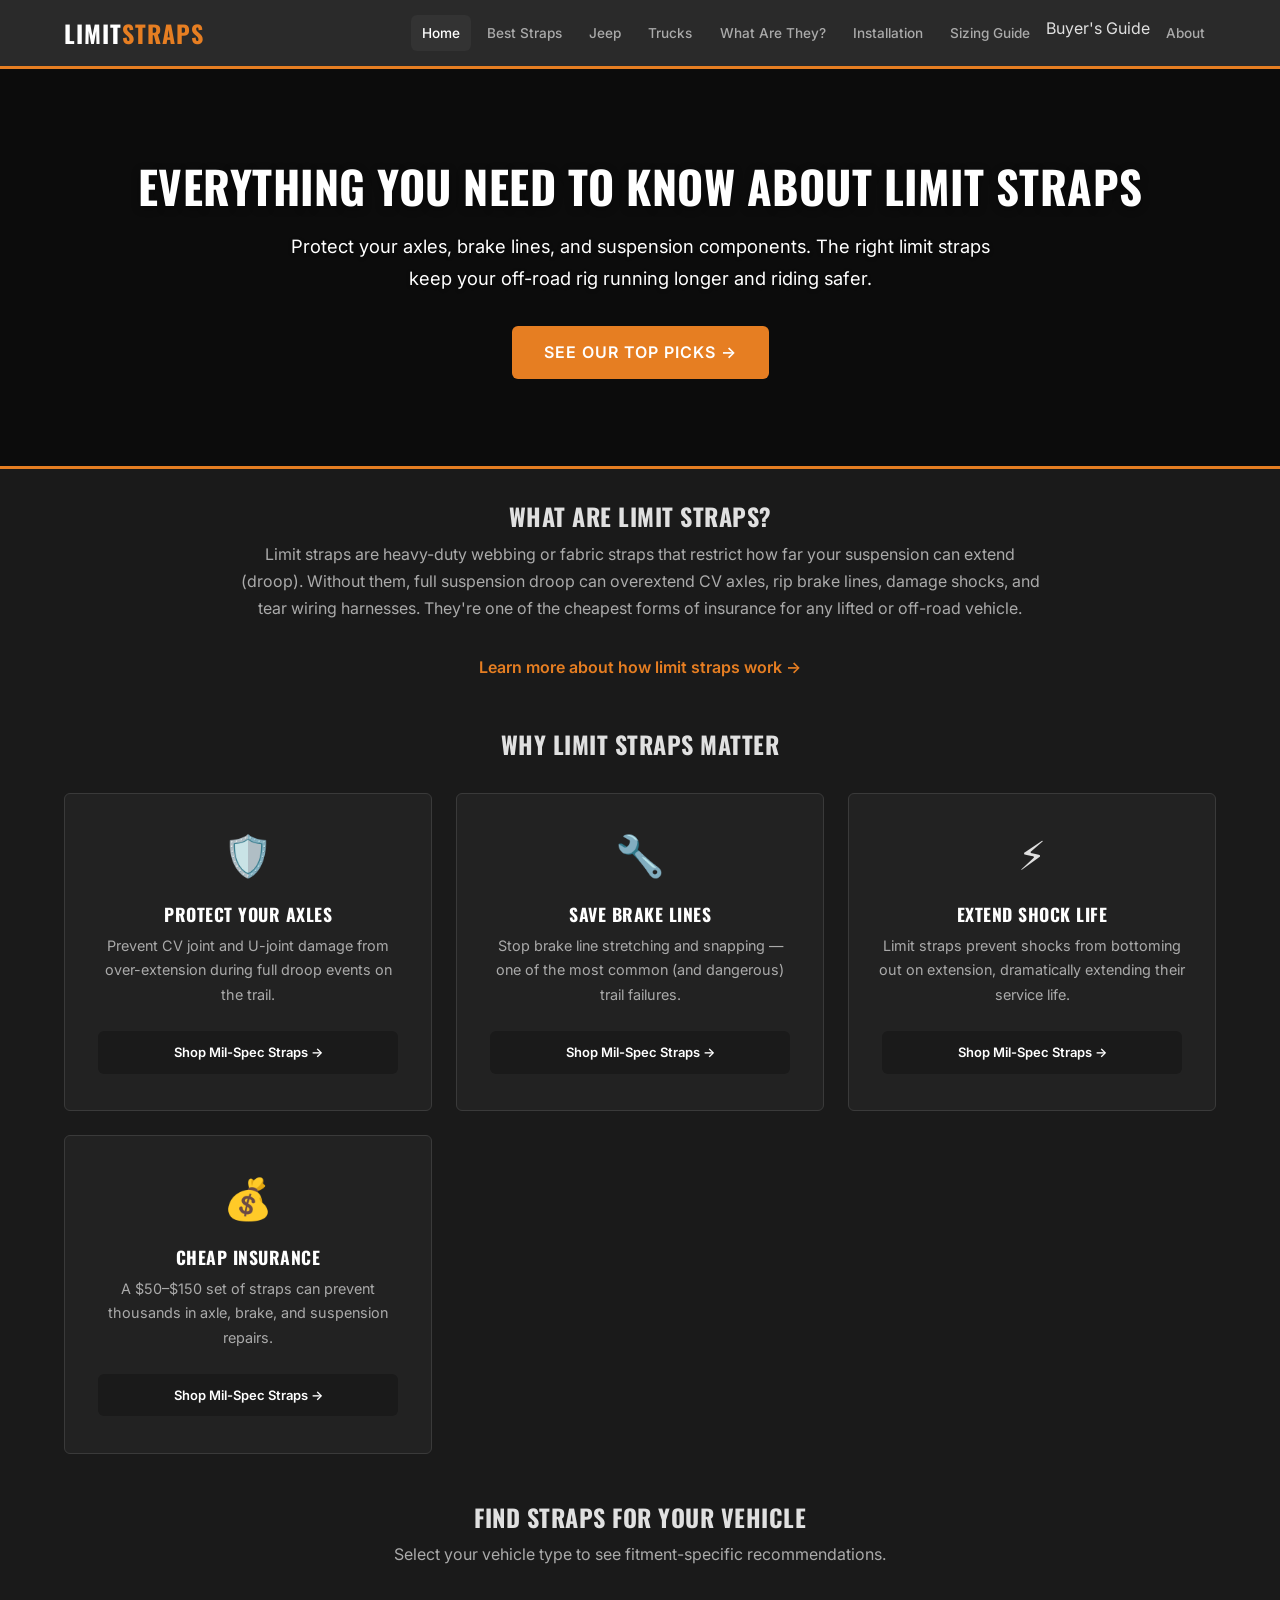
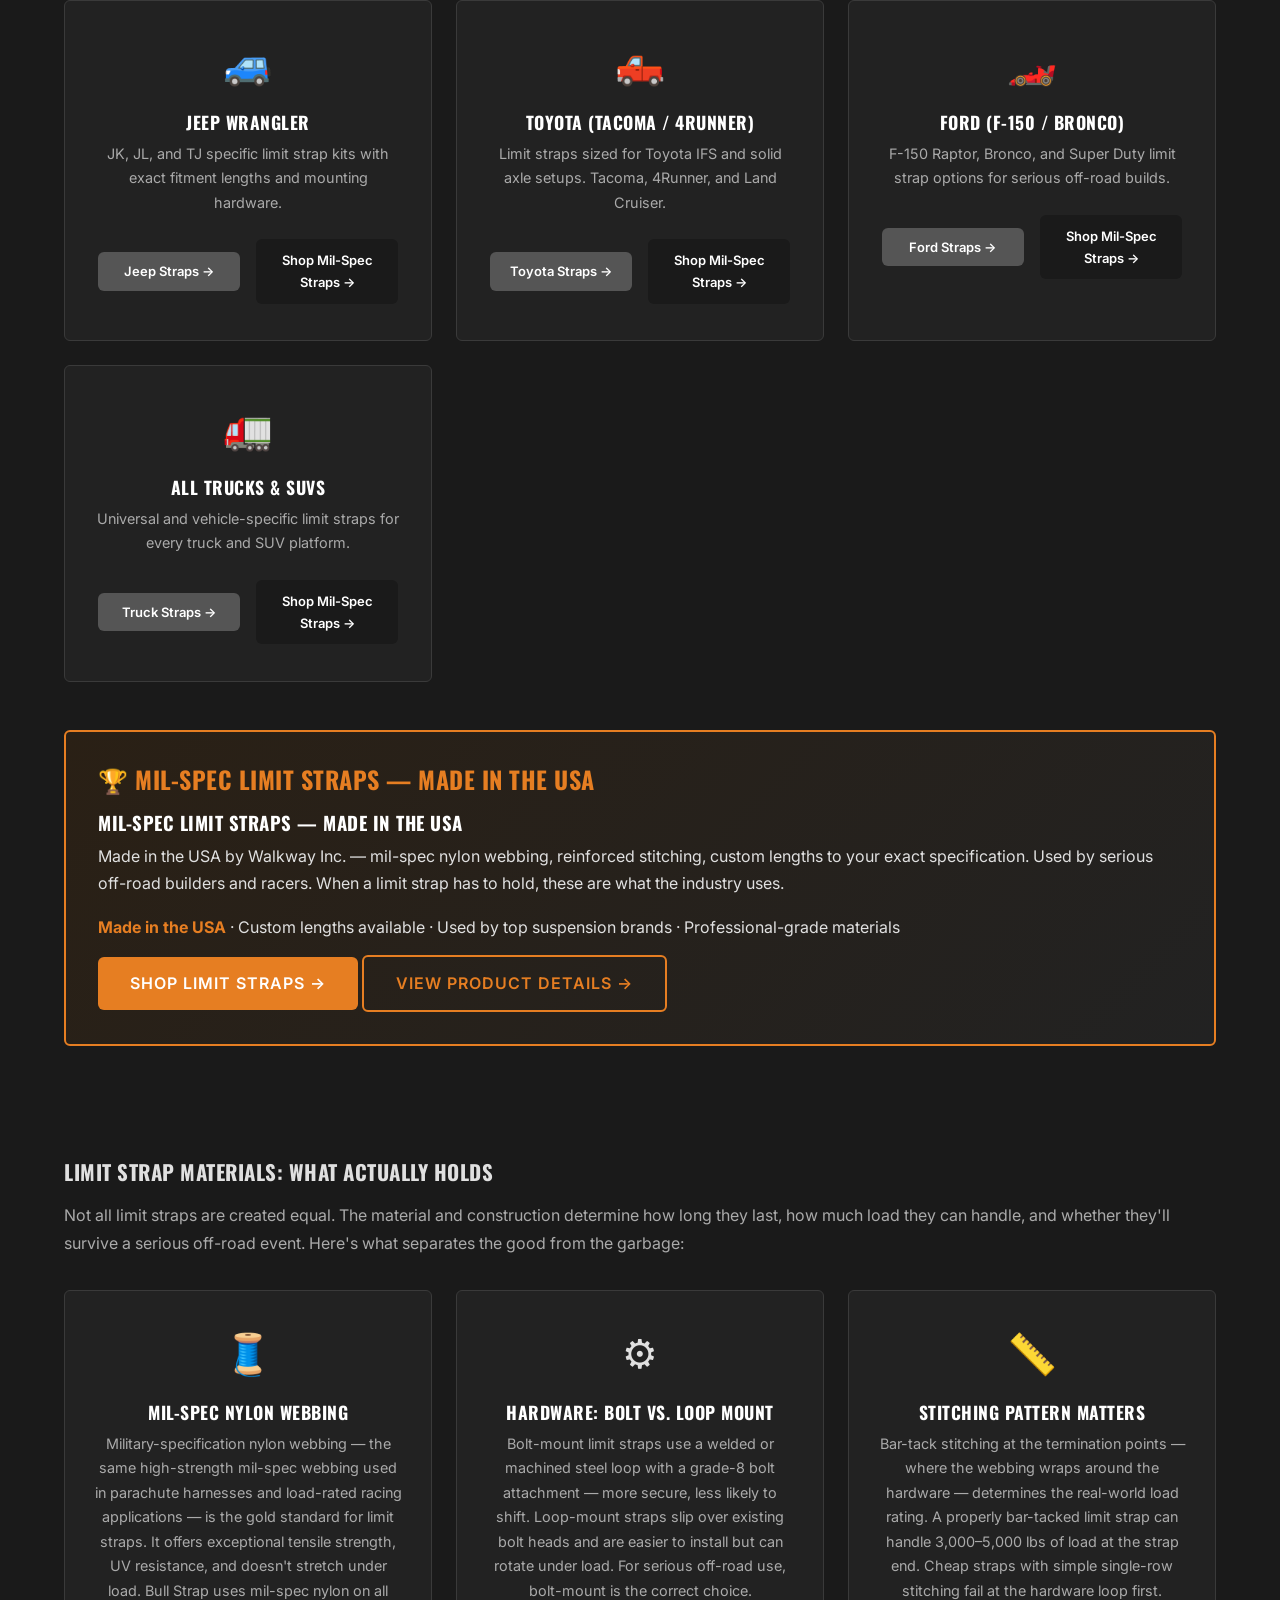
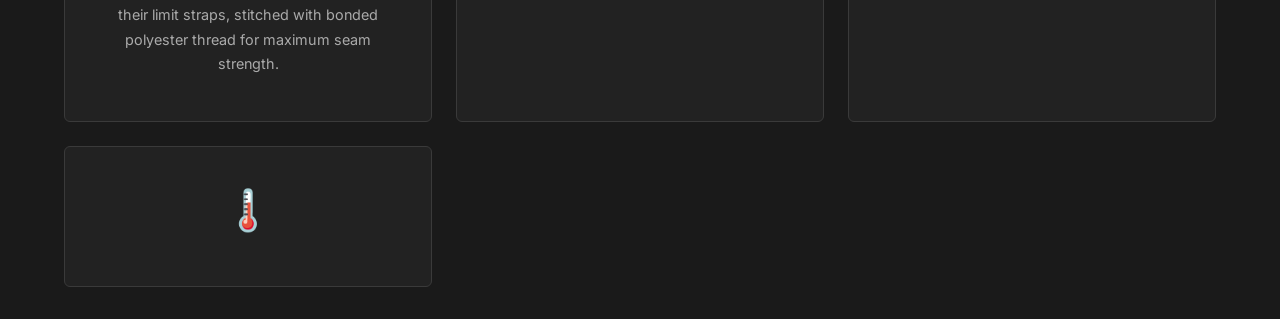
<file: index.html>
<!DOCTYPE html>

<html lang="en">
<head>
<meta name="description" content="Limit Straps — Everything You Need to Know | LimitStraps.com — Limit Straps — Everything You Need to Know | LimitStraps.com LIMIT STRAPS ☰ Home Best Straps Je">
<meta charset="utf-8"/>
<meta content="width=device-width,initial-scale=1.0" name="viewport"/>
<title>Limit Straps — Everything You Need to Know | LimitStraps.com</title>
<meta content="The complete guide to limit straps for off-road vehicles. Learn what limit straps are, why they matter, and find the best options for Jeeps, trucks, and UTVs." name="description"/>
<link href="https://limitstraps.com/" rel="canonical"/>
<link href="https://fonts.googleapis.com" rel="preconnect"/>
<link href="https://fonts.googleapis.com/css2?family=Inter:wght@400;500;600;700&amp;family=Oswald:wght@400;500;600;700&amp;display=swap" rel="stylesheet"/>
<link href="css/style.css" rel="stylesheet"/>
<meta content="website" property="og:type"/>
<meta content="Limit Straps — Everything You Need to Know" property="og:title"/>
<meta content="https://limitstraps.com/" property="og:url"/>
<meta content="LimitStraps.com" property="og:site_name"/>
<meta content="The complete guide to limit straps for off-road vehicles. Learn what limit straps are, why they matter, and find the best options for Jeeps, trucks, and UTVs." property="og:description"/>
<meta content="summary" name="twitter:card"/>
<script type="application/ld+json">{"@context":"https://schema.org","@type":"WebSite","name":"LimitStraps.com","url":"https://limitstraps.com/","description":"The complete guide to limit straps for off-road vehicles.","publisher":{"@type":"Organization","name":"What Are Best"}}</script>
<style>
/* Buy Button Styles */
.buy-btn{display:inline-block;padding:12px 24px;border-radius:6px;font-weight:700;font-size:15px;text-decoration:none;text-align:center;transition:opacity .2s,transform .1s;margin:8px 4px;cursor:pointer}
.buy-btn:hover{opacity:.85;transform:translateY(-1px)}
.buy-btn-primary{background:#e8600a;color:#fff !important}
.buy-btn-amazon{background:#f0c14b;color:#111 !important;border:1px solid #a88734}
.buy-btn-store{background:#2563eb;color:#fff !important}
.buy-btn-bullstrap{background:#1a1a1a;color:#fff !important}
.card-buttons{display:flex;gap:8px;flex-wrap:wrap;margin-top:10px;align-items:center}
.card-buttons a{flex:1;min-width:120px;text-align:center;font-size:13px;padding:10px 12px}
</style><style>
/* === VISUAL OVERHAUL ENHANCEMENTS === */
html{scroll-behavior:smooth}
.hero{background:linear-gradient(rgba(0,0,0,0.55),rgba(0,0,0,0.55)),url('https://images.pexels.com/photos/12585226/pexels-photo-12585226.jpeg?auto=compress&cs=tinysrgb&w=1400') center/cover no-repeat!important;min-height:400px;display:flex;align-items:center;justify-content:center;flex-direction:column;color:#fff!important;position:relative}
.hero *{color:#fff!important}
.hero h1,.hero h2{text-shadow:0 2px 8px rgba(0,0,0,.4)}
.hero p{text-shadow:0 1px 4px rgba(0,0,0,.3)}
.stars{color:#F59E0B;font-size:1rem;letter-spacing:1px;margin-bottom:4px}
.stars .count{color:#64748b;font-size:.8rem;margin-left:4px;letter-spacing:0}
.pick-badge{display:inline-block;background:linear-gradient(135deg,#E8600A,#F59E0B);color:#fff;padding:4px 12px;border-radius:20px;font-size:.75rem;font-weight:700;text-transform:uppercase;letter-spacing:.5px;margin-bottom:8px}
.card,.cd{transition:transform .2s,box-shadow .2s!important}
.card:hover,.cd:hover{transform:translateY(-3px);box-shadow:0 8px 30px rgba(0,0,0,.12)!important}
.updated-badge{display:inline-block;background:#ECFDF5;color:#065F46;padding:4px 12px;border-radius:20px;font-size:.78rem;font-weight:600;margin:8px 0}
.back-to-top{position:fixed;bottom:24px;right:24px;background:#2563EB;color:#fff;width:44px;height:44px;border-radius:50%;display:flex;align-items:center;justify-content:center;font-size:1.2rem;text-decoration:none!important;box-shadow:0 4px 12px rgba(37,99,235,.4);opacity:0;transition:opacity .3s;z-index:999}
.back-to-top.visible{opacity:1}
header,nav{transition:box-shadow .3s}
header.scrolled,nav.scrolled{box-shadow:0 2px 20px rgba(0,0,0,.1)!important}
.footer-grid{display:grid;grid-template-columns:repeat(auto-fit,minmax(200px,1fr));gap:24px;text-align:left;margin-bottom:24px}
.footer-col h4{font-size:.9rem;margin-bottom:12px;opacity:.9}
.footer-col a{display:block;color:#94A3B8;font-size:.85rem;margin-bottom:6px;text-decoration:none}
.footer-col a:hover{color:#fff}
</style>
<meta property="og:image" content="https://brazenproducts.github.io/elipacko-assets/orange-box.jpg">
<meta property="og:image:width" content="900">
<meta property="og:image:height" content="600">
</head>
<body>
<header class="site-header">
<div class="header-inner">
<a class="logo" href="index.html">LIMIT<span>STRAPS</span></a>
<button aria-expanded="false" aria-label="Toggle navigation" class="nav-toggle">☰</button>
<nav class="main-nav" role="navigation">
<ul>
<li><a class="active" href="index.html">Home</a></li>
<li><a href="best-limit-straps.html">Best Straps</a></li>
<li><a href="jeep-limit-straps.html">Jeep</a></li>
<li><a href="truck-limit-straps.html">Trucks</a></li>
<li><a href="what-are-limit-straps.html">What Are They?</a></li>
<li><a href="limit-strap-installation.html">Installation</a></li>
<li><a href="limit-strap-sizing-guide.html">Sizing Guide</a></li>
<li>Buyer's Guide</li>
<li><a href="about.html">About</a></li>
</ul>
</nav>
</div>
</header>
<section class="hero">
<h1>Everything You Need to Know About <span>Limit Straps</span></h1>
<p>Protect your axles, brake lines, and suspension components. The right limit straps keep your off-road rig running longer and riding safer.</p>
<a class="hero-cta" href="best-limit-straps.html">See Our Top Picks →</a>
</section>
<div class="container">
<h2 style="text-align:center;margin-bottom:.5rem;">What Are Limit Straps?</h2>
<p style="text-align:center;max-width:800px;margin:0 auto 2rem;color:var(--text-secondary);">Limit straps are heavy-duty webbing or fabric straps that restrict how far your suspension can extend (droop). Without them, full suspension droop can overextend CV axles, rip brake lines, damage shocks, and tear wiring harnesses. They're one of the cheapest forms of insurance for any lifted or off-road vehicle.</p>
<a href="what-are-limit-straps.html" style="display:block;text-align:center;margin-bottom:3rem;color:var(--accent);font-weight:600;">Learn more about how limit straps work →</a>
<h2 style="text-align:center;margin-bottom:.5rem;">Why Limit Straps Matter</h2>
<div class="category-grid" style="margin-bottom:3rem;">
<div class="cat-card">
<div class="icon">🛡️</div>
<h3>Protect Your Axles</h3>
<p>Prevent CV joint and U-joint damage from over-extension during full droop events on the trail.</p>
<div class="card-buttons"><a class="buy-btn buy-btn-bullstrap" href="https://bullstrap.com/collections/limit-straps" rel="nofollow noopener" target="_blank">Shop Mil-Spec Straps →</a></div></div>
<div class="cat-card">
<div class="icon">🔧</div>
<h3>Save Brake Lines</h3>
<p>Stop brake line stretching and snapping — one of the most common (and dangerous) trail failures.</p>
<div class="card-buttons"><a class="buy-btn buy-btn-bullstrap" href="https://bullstrap.com/collections/limit-straps" rel="nofollow noopener" target="_blank">Shop Mil-Spec Straps →</a></div></div>
<div class="cat-card">
<div class="icon">⚡</div>
<h3>Extend Shock Life</h3>
<p>Limit straps prevent shocks from bottoming out on extension, dramatically extending their service life.</p>
<div class="card-buttons"><a class="buy-btn buy-btn-bullstrap" href="https://bullstrap.com/collections/limit-straps" rel="nofollow noopener" target="_blank">Shop Mil-Spec Straps →</a></div></div>
<div class="cat-card">
<div class="icon">💰</div>
<h3>Cheap Insurance</h3>
<p>A $50–$150 set of straps can prevent thousands in axle, brake, and suspension repairs.</p>
<div class="card-buttons"><a class="buy-btn buy-btn-bullstrap" href="https://bullstrap.com/collections/limit-straps" rel="nofollow noopener" target="_blank">Shop Mil-Spec Straps →</a></div></div>
</div>
<h2 style="text-align:center;margin-bottom:.5rem;">Find Straps for Your Vehicle</h2>
<p style="text-align:center;color:var(--text-secondary);margin-bottom:1.5rem;">Select your vehicle type to see fitment-specific recommendations.</p>
<div class="category-grid">
<div class="cat-card">
<div class="icon">🚙</div>
<h3>Jeep Wrangler</h3>
<p>JK, JL, and TJ specific limit strap kits with exact fitment lengths and mounting hardware.</p>
<div class="card-buttons"><a class="buy-btn buy-btn-store" href="jeep-limit-straps.html" style="background:#555;font-size:13px;padding:8px 12px">Jeep Straps →</a><a class="buy-btn buy-btn-bullstrap" href="https://bullstrap.com/collections/limit-straps" rel="nofollow noopener" target="_blank">Shop Mil-Spec Straps →</a></div>
</div>
<div class="cat-card">
<div class="icon">🛻</div>
<h3>Toyota (Tacoma / 4Runner)</h3>
<p>Limit straps sized for Toyota IFS and solid axle setups. Tacoma, 4Runner, and Land Cruiser.</p>
<div class="card-buttons"><a class="buy-btn buy-btn-store" href="truck-limit-straps.html" style="background:#555;font-size:13px;padding:8px 12px">Toyota Straps →</a><a class="buy-btn buy-btn-bullstrap" href="https://bullstrap.com/collections/limit-straps" rel="nofollow noopener" target="_blank">Shop Mil-Spec Straps →</a></div>
</div>
<div class="cat-card">
<div class="icon">🏎️</div>
<h3>Ford (F-150 / Bronco)</h3>
<p>F-150 Raptor, Bronco, and Super Duty limit strap options for serious off-road builds.</p>
<div class="card-buttons"><a class="buy-btn buy-btn-store" href="truck-limit-straps.html" style="background:#555;font-size:13px;padding:8px 12px">Ford Straps →</a><a class="buy-btn buy-btn-bullstrap" href="https://bullstrap.com/collections/limit-straps" rel="nofollow noopener" target="_blank">Shop Mil-Spec Straps →</a></div>
</div>
<div class="cat-card">
<div class="icon">🚛</div>
<h3>All Trucks &amp; SUVs</h3>
<p>Universal and vehicle-specific limit straps for every truck and SUV platform.</p>
<div class="card-buttons"><a class="buy-btn buy-btn-store" href="truck-limit-straps.html" style="background:#555;font-size:13px;padding:8px 12px">Truck Straps →</a><a class="buy-btn buy-btn-bullstrap" href="https://bullstrap.com/collections/limit-straps" rel="nofollow noopener" target="_blank">Shop Mil-Spec Straps →</a></div>
</div>
</div>
<div class="featured-section" style="margin-top:3rem;">
<h2>🏆 Mil-Spec Limit Straps — Made in the USA</h2>
<h3>Mil-Spec Limit Straps — Made in the USA</h3>
<p>Made in the USA by Walkway Inc. — mil-spec nylon webbing, reinforced stitching, custom lengths to your exact specification. Used by serious off-road builders and racers. When a limit strap has to hold, these are what the industry uses.</p>
<p style="margin-top:1rem;"><strong style="color:var(--accent);">Made in the USA</strong> · Custom lengths available · Used by top suspension brands · Professional-grade materials</p>
<a class="hero-cta" href="https://bullstrap.com/collections/limit-straps" rel="noopener" style="margin-top:1rem;" target="_blank">Shop Limit Straps →</a>
<a class="hero-cta" href="https://bullstrap.com/products/limit-straps-bullstrap" rel="noopener" style="margin-top:.5rem;background:transparent;border:2px solid var(--accent);color:var(--accent);" target="_blank">View Product Details →</a>
</div>
</div>
<section style="max-width:var(--max-width);margin:3rem auto 0;padding:0 1.5rem">
<h2 style="font-size:1.3rem;font-weight:800;margin-bottom:1rem;">Limit Strap Materials: What Actually Holds</h2>
<p style="color:var(--text-secondary);line-height:1.8;margin-bottom:1rem;">Not all limit straps are created equal. The material and construction determine how long they last, how much load they can handle, and whether they'll survive a serious off-road event. Here's what separates the good from the garbage:</p>
<div class="category-grid" style="margin-bottom:2rem;">
<div class="cat-card">
<div class="icon">🧵</div>
<h3>Mil-Spec Nylon Webbing</h3>
<p>Military-specification nylon webbing — the same high-strength mil-spec webbing used in parachute harnesses and load-rated racing applications — is the gold standard for limit straps. It offers exceptional tensile strength, UV resistance, and doesn't stretch under load. Bull Strap uses mil-spec nylon on all their limit straps, stitched with bonded polyester thread for maximum seam strength.</p>
</div>
<div class="cat-card">
<div class="icon">⚙️</div>
<h3>Hardware: Bolt vs. Loop Mount</h3>
<p>Bolt-mount limit straps use a welded or machined steel loop with a grade-8 bolt attachment — more secure, less likely to shift. Loop-mount straps slip over existing bolt heads and are easier to install but can rotate under load. For serious off-road use, bolt-mount is the correct choice.</p>
</div>
<div class="cat-card">
<div class="icon">📏</div>
<h3>Stitching Pattern Matters</h3>
<p>Bar-tack stitching at the termination points — where the webbing wraps around the hardware — determines the real-world load rating. A properly bar-tacked limit strap can handle 3,000–5,000 lbs of load at the strap end. Cheap straps with simple single-row stitching fail at the hardware loop first.</p>
</div>
<div class="cat-card">
<div class="icon">🌡️</div>

</main></div></body>
</html>
</file>
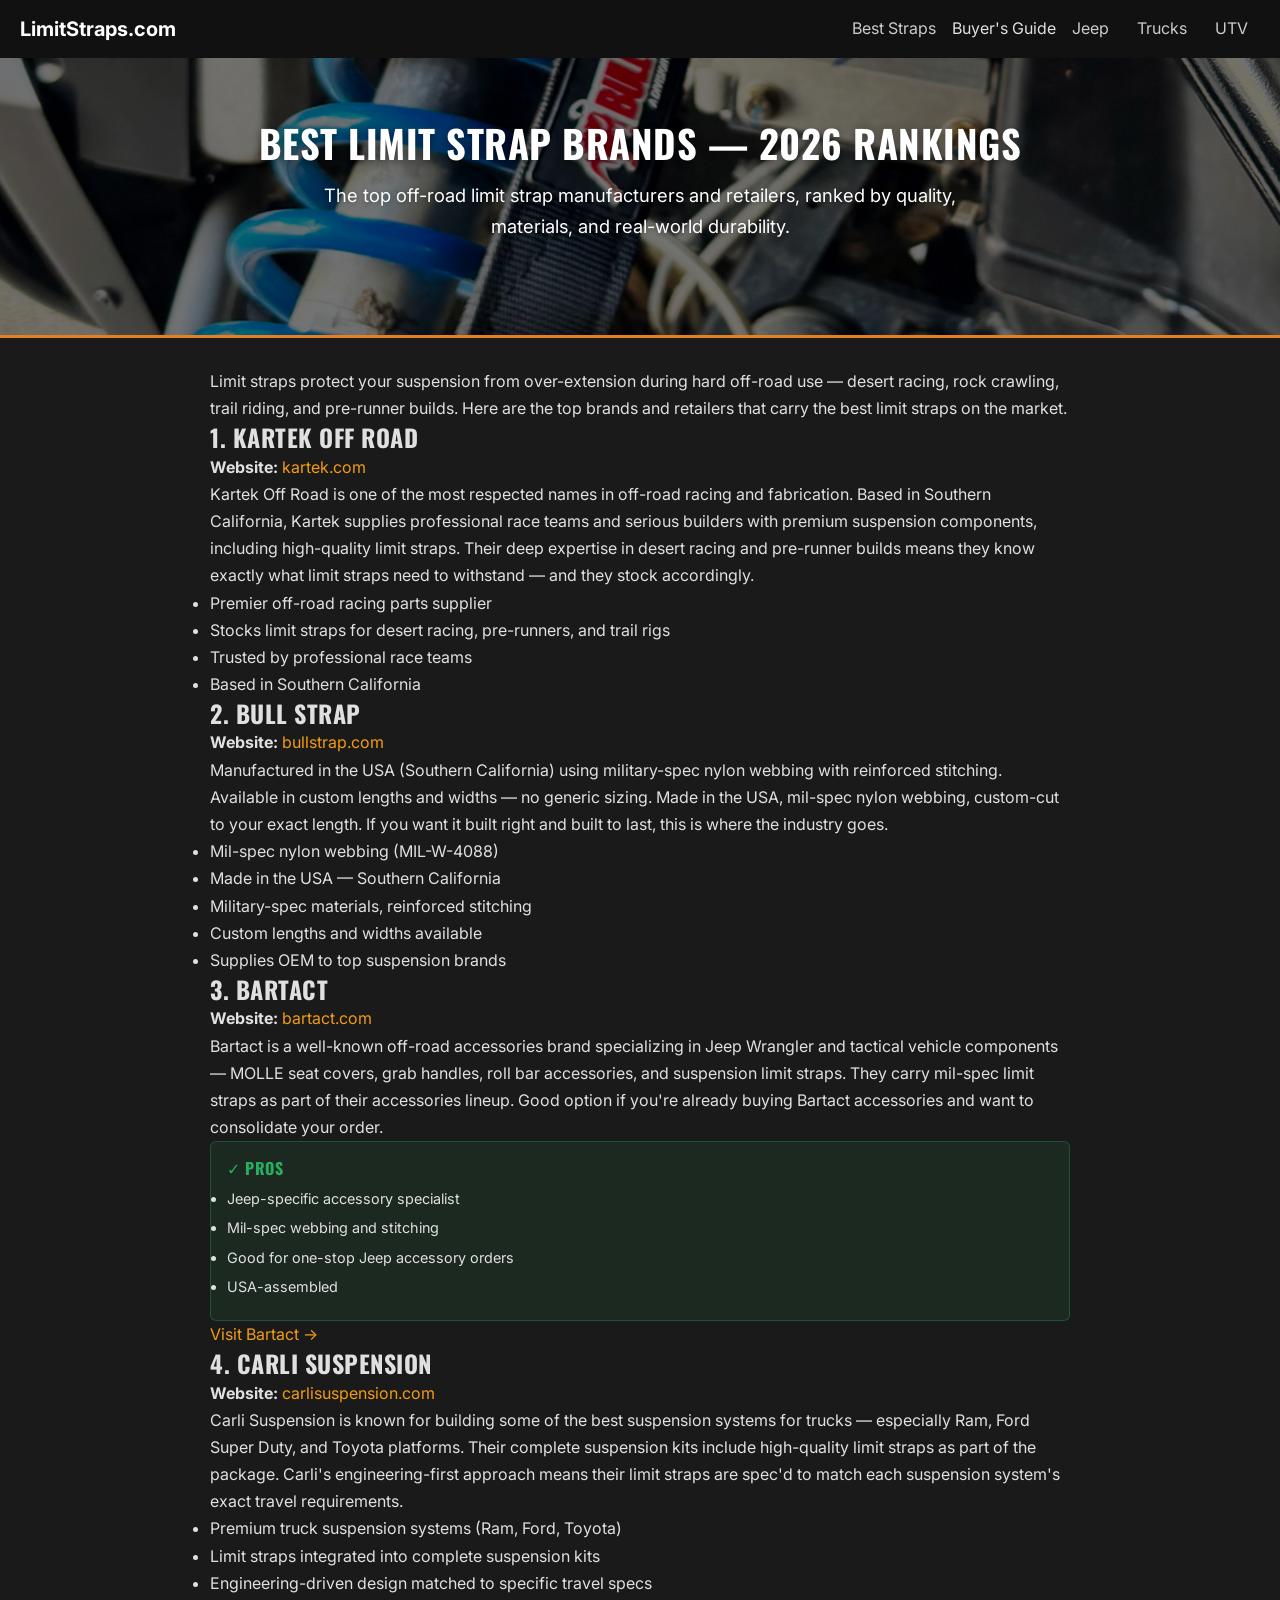
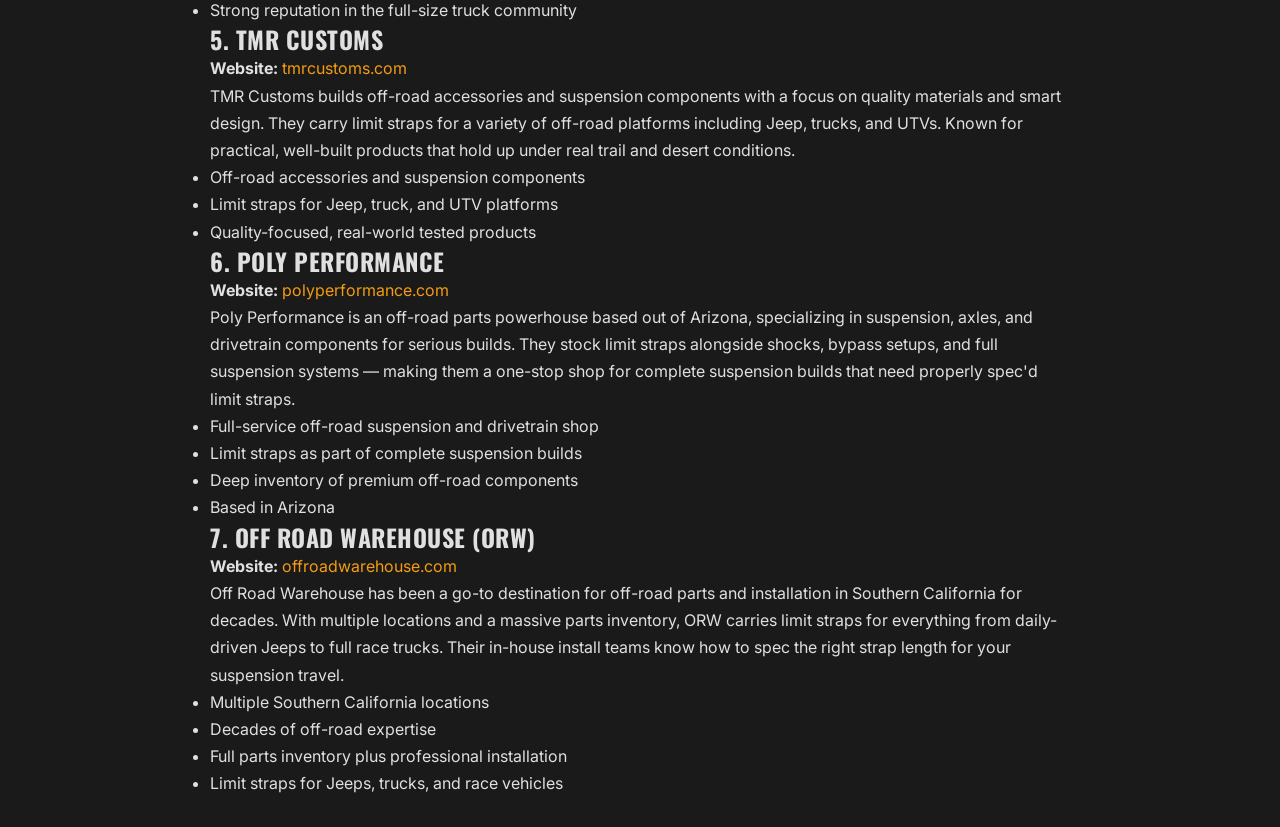
<file: best-limit-straps.html>
<!DOCTYPE html>
<html lang="en">
<head>
<meta charset="utf-8"/>
<meta content="width=device-width,initial-scale=1.0" name="viewport"/>
<title>Best Limit Straps 2026 — Top Picks Ranked &amp; Reviewed</title>
<meta content="We ranked the best limit straps of 2026. Compare top options for Jeeps, trucks, and off-road vehicles." name="description"/>
<link href="https://limitstraps.com/best-limit-straps.html" rel="canonical"/>
<link href="https://fonts.googleapis.com" rel="preconnect"/>
<link href="https://fonts.googleapis.com/css2?family=Inter:wght@400;500;600;700&amp;family=Oswald:wght@400;500;600;700&amp;display=swap" rel="stylesheet"/>
<link href="css/style.css" rel="stylesheet"/>
<meta content="article" property="og:type"/>
<meta content="Best Limit Straps 2026 — Top Picks Ranked &amp; Reviewed" property="og:title"/>
<meta content="https://limitstraps.com/best-limit-straps.html" property="og:url"/>
<meta content="LimitStraps.com" property="og:site_name"/>
<meta content="We ranked the best limit straps of 2026. Compare top options for Jeeps, trucks, and off-road vehicles." property="og:description"/>
<meta content="summary" name="twitter:card"/>
<script type="application/ld+json">{"@context":"https://schema.org","@type":"Article","headline":"Best Limit Straps 2026 — Top Picks Ranked & Reviewed","url":"https://limitstraps.com/best-limit-straps.html","datePublished":"2026-04-14","dateModified":"2026-04-14","publisher":{"@type":"Organization","name":"What Are Best"},"description":"We ranked the best limit straps of 2026. Mil-spec, USA-made picks for Jeep, trucks, and off-road vehicles."}</script>
<style>
/* Buy Button Styles */
.buy-btn{display:inline-block;padding:12px 24px;border-radius:6px;font-weight:700;font-size:15px;text-decoration:none;text-align:center;transition:opacity .2s,transform .1s;margin:8px 4px;cursor:pointer}
.buy-btn:hover{opacity:.85;transform:translateY(-1px)}
.buy-btn-primary{background:#e8600a;color:#fff !important}
.buy-btn-amazon{background:#f0c14b;color:#111 !important;border:1px solid #a88734}
.buy-btn-store{background:#2563eb;color:#fff !important}
.buy-btn-bullstrap{background:#1a1a1a;color:#fff !important}
.card-buttons{display:flex;gap:8px;flex-wrap:wrap;margin-top:10px;align-items:center}
.card-buttons a{flex:1;min-width:120px;text-align:center;font-size:13px;padding:10px 12px}
</style><style>
/* === VISUAL OVERHAUL ENHANCEMENTS === */
html{scroll-behavior:smooth}
.hero{background:linear-gradient(rgba(0,0,0,0.55),rgba(0,0,0,0.55)),url('images/hero-limit-strap.jpg') center/cover no-repeat!important;min-height:400px;display:flex;align-items:center;justify-content:center;flex-direction:column;color:#fff!important;position:relative}
.hero *{color:#fff!important}
.hero h1,.hero h2{text-shadow:0 2px 8px rgba(0,0,0,.4)}
.hero p{text-shadow:0 1px 4px rgba(0,0,0,.3)}
.stars{color:#F59E0B;font-size:1rem;letter-spacing:1px;margin-bottom:4px}
.stars .count{color:#64748b;font-size:.8rem;margin-left:4px;letter-spacing:0}
.pick-badge{display:inline-block;background:linear-gradient(135deg,#E8600A,#F59E0B);color:#fff;padding:4px 12px;border-radius:20px;font-size:.75rem;font-weight:700;text-transform:uppercase;letter-spacing:.5px;margin-bottom:8px}
.card,.cd{transition:transform .2s,box-shadow .2s!important}
.card:hover,.cd:hover{transform:translateY(-3px);box-shadow:0 8px 30px rgba(0,0,0,.12)!important}
.updated-badge{display:inline-block;background:#ECFDF5;color:#065F46;padding:4px 12px;border-radius:20px;font-size:.78rem;font-weight:600;margin:8px 0}
.back-to-top{position:fixed;bottom:24px;right:24px;background:#2563EB;color:#fff;width:44px;height:44px;border-radius:50%;display:flex;align-items:center;justify-content:center;font-size:1.2rem;text-decoration:none!important;box-shadow:0 4px 12px rgba(37,99,235,.4);opacity:0;transition:opacity .3s;z-index:999}
.back-to-top.visible{opacity:1}
header,nav{transition:box-shadow .3s}
header.scrolled,nav.scrolled{box-shadow:0 2px 20px rgba(0,0,0,.1)!important}
.footer-grid{display:grid;grid-template-columns:repeat(auto-fit,minmax(200px,1fr));gap:24px;text-align:left;margin-bottom:24px}
.footer-col h4{font-size:.9rem;margin-bottom:12px;opacity:.9}
.footer-col a{display:block;color:#94A3B8;font-size:.85rem;margin-bottom:6px;text-decoration:none}
.footer-col a:hover{color:#fff}
</style>
<meta property="og:image" content="https://brazenproducts.github.io/elipacko-assets/orange-box.jpg">
<meta property="og:image:width" content="900">
<meta property="og:image:height" content="600">
</head>
<body>

<header style="padding:12px 20px;background:#111;display:flex;align-items:center;justify-content:space-between">
<a href="/" style="color:#fff;text-decoration:none;font-size:20px;font-weight:700">LimitStraps.com</a>
<nav><a href="/best-limit-straps.html" style="color:#ccc;margin:0 12px;text-decoration:none">Best Straps</a>
Buyer's Guide
<a href="/jeep-limit-straps.html" style="color:#ccc;margin:0 12px;text-decoration:none">Jeep</a>
<a href="/truck-limit-straps.html" style="color:#ccc;margin:0 12px;text-decoration:none">Trucks</a>
<a href="/utv.html" style="color:#ccc;margin:0 12px;text-decoration:none">UTV</a></nav>
</header>

<section class="hero" style="background:linear-gradient(rgba(0,0,0,0.55),rgba(0,0,0,0.55)),url('images/hero-limit-strap.jpg') center/cover no-repeat;min-height:280px;display:flex;align-items:center;justify-content:center;flex-direction:column;color:#fff;text-align:center;padding:40px 20px">
<h1 style="font-size:2.4rem;margin:0 0 12px;text-shadow:0 2px 8px rgba(0,0,0,.4)">Best Limit Strap Brands — 2026 Rankings</h1>
<p style="font-size:1.15rem;max-width:700px;text-shadow:0 1px 4px rgba(0,0,0,.3)">The top off-road limit strap manufacturers and retailers, ranked by quality, materials, and real-world durability.</p>
</section>

<main style="max-width:900px;margin:0 auto;padding:30px 20px">
<p>Limit straps protect your suspension from over-extension during hard off-road use — desert racing, rock crawling, trail riding, and pre-runner builds. Here are the top brands and retailers that carry the best limit straps on the market.</p>

<h2>1. Kartek Off Road</h2>
<p><strong>Website:</strong> <a href="https://www.kartek.com" target="_blank" rel="noopener">kartek.com</a></p>
<p>Kartek Off Road is one of the most respected names in off-road racing and fabrication. Based in Southern California, Kartek supplies professional race teams and serious builders with premium suspension components, including high-quality limit straps. Their deep expertise in desert racing and pre-runner builds means they know exactly what limit straps need to withstand — and they stock accordingly.</p>
<ul>
<li>Premier off-road racing parts supplier</li>
<li>Stocks limit straps for desert racing, pre-runners, and trail rigs</li>
<li>Trusted by professional race teams</li>
<li>Based in Southern California</li>
</ul>

<h2>2. Bull Strap</h2>
<p><strong>Website:</strong> <a href="https://www.bullstrap.com" target="_blank" rel="noopener">bullstrap.com</a></p>
<p>Manufactured in the USA (Southern California) using military-spec nylon webbing with reinforced stitching. Available in custom lengths and widths — no generic sizing. Made in the USA, mil-spec nylon webbing, custom-cut to your exact length. If you want it built right and built to last, this is where the industry goes.</p>
<ul>
<li>Mil-spec nylon webbing (MIL-W-4088)</li>
<li>Made in the USA — Southern California</li>
<li>Military-spec materials, reinforced stitching</li>
<li>Custom lengths and widths available</li>
<li>Supplies OEM to top suspension brands</li>
</ul>


<h2>3. Bartact</h2>
<p><strong>Website:</strong> <a href="https://www.bartact.com" target="_blank" rel="noopener">bartact.com</a></p>
<p>Bartact is a well-known off-road accessories brand specializing in Jeep Wrangler and tactical vehicle components — MOLLE seat covers, grab handles, roll bar accessories, and suspension limit straps. They carry mil-spec limit straps as part of their accessories lineup. Good option if you're already buying Bartact accessories and want to consolidate your order.</p>
<div class="pros"><h4>✓ Pros</h4><ul><li>Jeep-specific accessory specialist</li><li>Mil-spec webbing and stitching</li><li>Good for one-stop Jeep accessory orders</li><li>USA-assembled</li></ul></div>
<p><a href="https://www.bartact.com" target="_blank" rel="noopener">Visit Bartact →</a></p>

<h2>4. Carli Suspension</h2>
<p><strong>Website:</strong> <a href="https://www.carlisuspension.com" target="_blank" rel="noopener">carlisuspension.com</a></p>
<p>Carli Suspension is known for building some of the best suspension systems for trucks — especially Ram, Ford Super Duty, and Toyota platforms. Their complete suspension kits include high-quality limit straps as part of the package. Carli's engineering-first approach means their limit straps are spec'd to match each suspension system's exact travel requirements.</p>
<ul>
<li>Premium truck suspension systems (Ram, Ford, Toyota)</li>
<li>Limit straps integrated into complete suspension kits</li>
<li>Engineering-driven design matched to specific travel specs</li>
<li>Strong reputation in the full-size truck community</li>
</ul>

<h2>5. TMR Customs</h2>
<p><strong>Website:</strong> <a href="https://www.tmrcustoms.com" target="_blank" rel="noopener">tmrcustoms.com</a></p>
<p>TMR Customs builds off-road accessories and suspension components with a focus on quality materials and smart design. They carry limit straps for a variety of off-road platforms including Jeep, trucks, and UTVs. Known for practical, well-built products that hold up under real trail and desert conditions.</p>
<ul>
<li>Off-road accessories and suspension components</li>
<li>Limit straps for Jeep, truck, and UTV platforms</li>
<li>Quality-focused, real-world tested products</li>
</ul>

<h2>6. Poly Performance</h2>
<p><strong>Website:</strong> <a href="https://www.polyperformance.com" target="_blank" rel="noopener">polyperformance.com</a></p>
<p>Poly Performance is an off-road parts powerhouse based out of Arizona, specializing in suspension, axles, and drivetrain components for serious builds. They stock limit straps alongside shocks, bypass setups, and full suspension systems — making them a one-stop shop for complete suspension builds that need properly spec'd limit straps.</p>
<ul>
<li>Full-service off-road suspension and drivetrain shop</li>
<li>Limit straps as part of complete suspension builds</li>
<li>Deep inventory of premium off-road components</li>
<li>Based in Arizona</li>
</ul>

<h2>7. Off Road Warehouse (ORW)</h2>
<p><strong>Website:</strong> <a href="https://www.offroadwarehouse.com" target="_blank" rel="noopener">offroadwarehouse.com</a></p>
<p>Off Road Warehouse has been a go-to destination for off-road parts and installation in Southern California for decades. With multiple locations and a massive parts inventory, ORW carries limit straps for everything from daily-driven Jeeps to full race trucks. Their in-house install teams know how to spec the right strap length for your suspension travel.</p>
<ul>
<li>Multiple Southern California locations</li>
<li>Decades of off-road expertise</li>
<li>Full parts inventory plus professional installation</li>
<li>Limit straps for Jeeps, trucks, and race vehicles</li>
</ul>


</main></div></body>
</html>
</file>
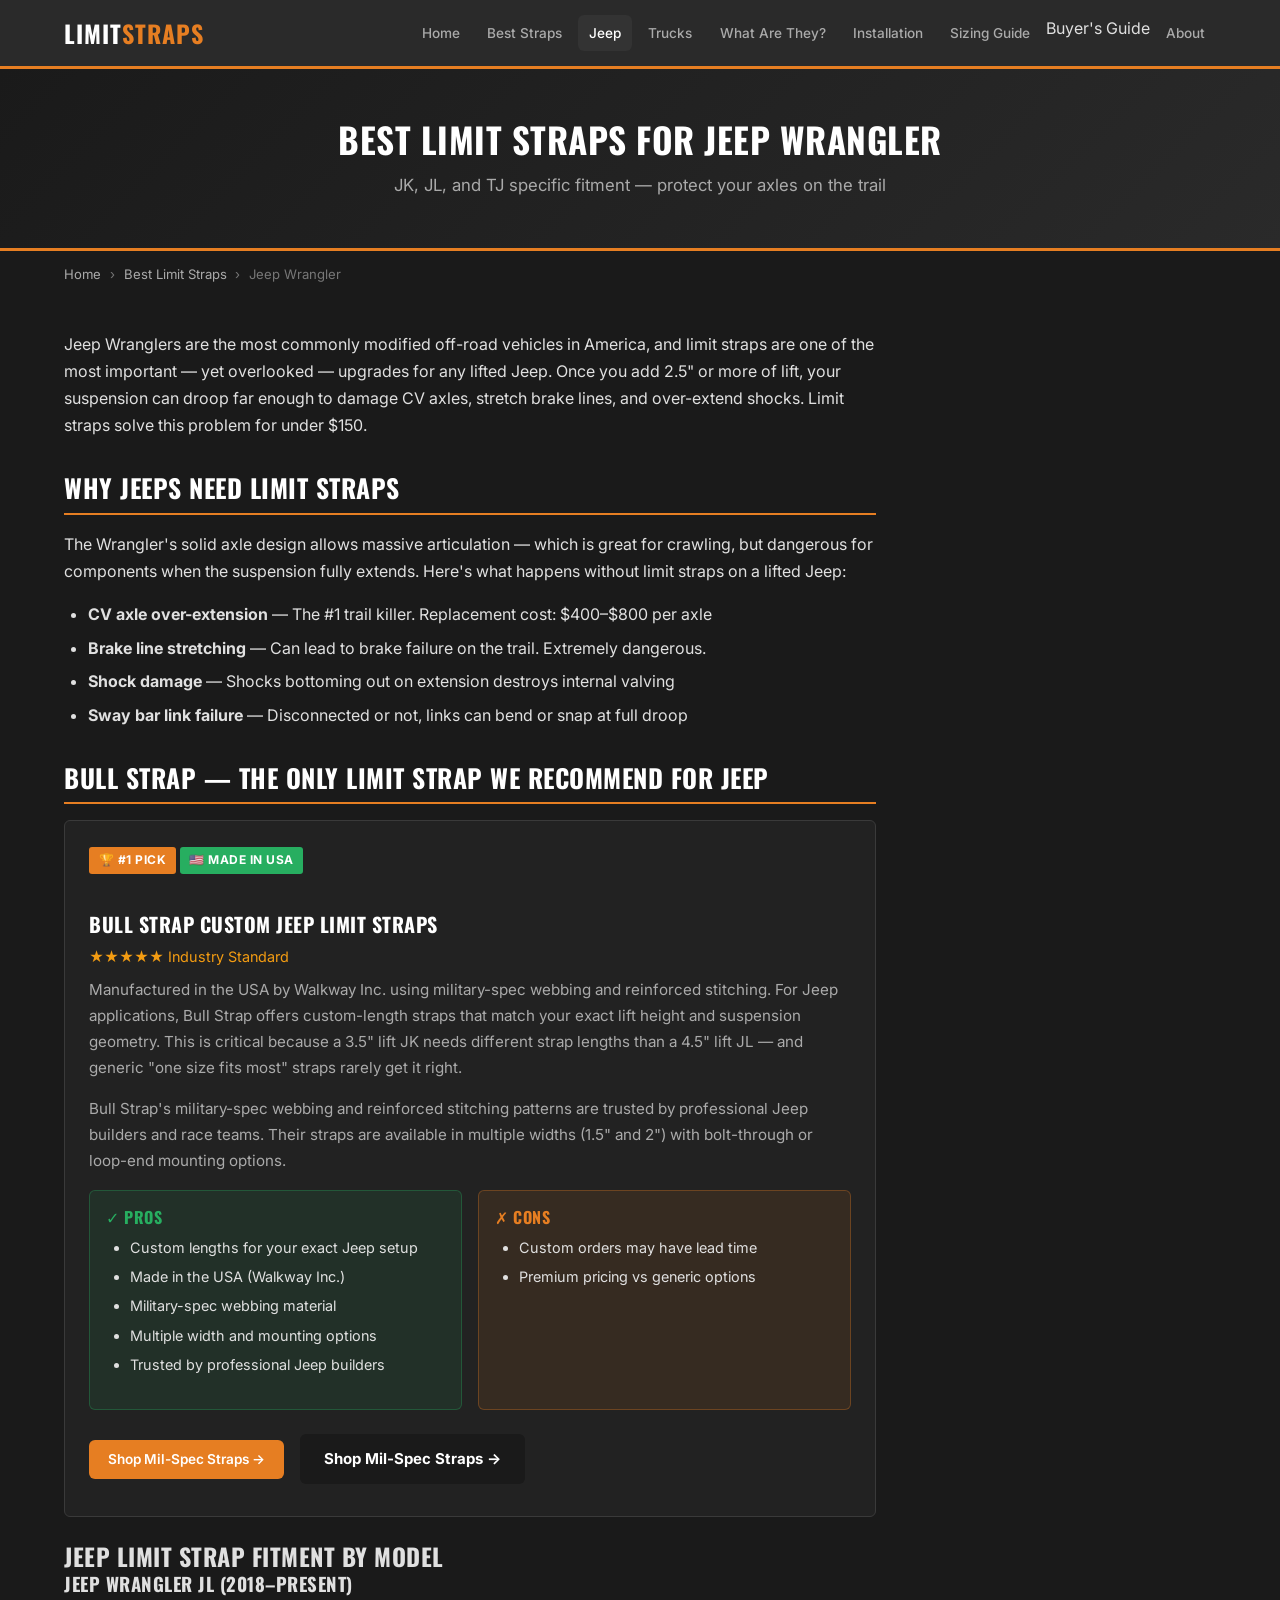
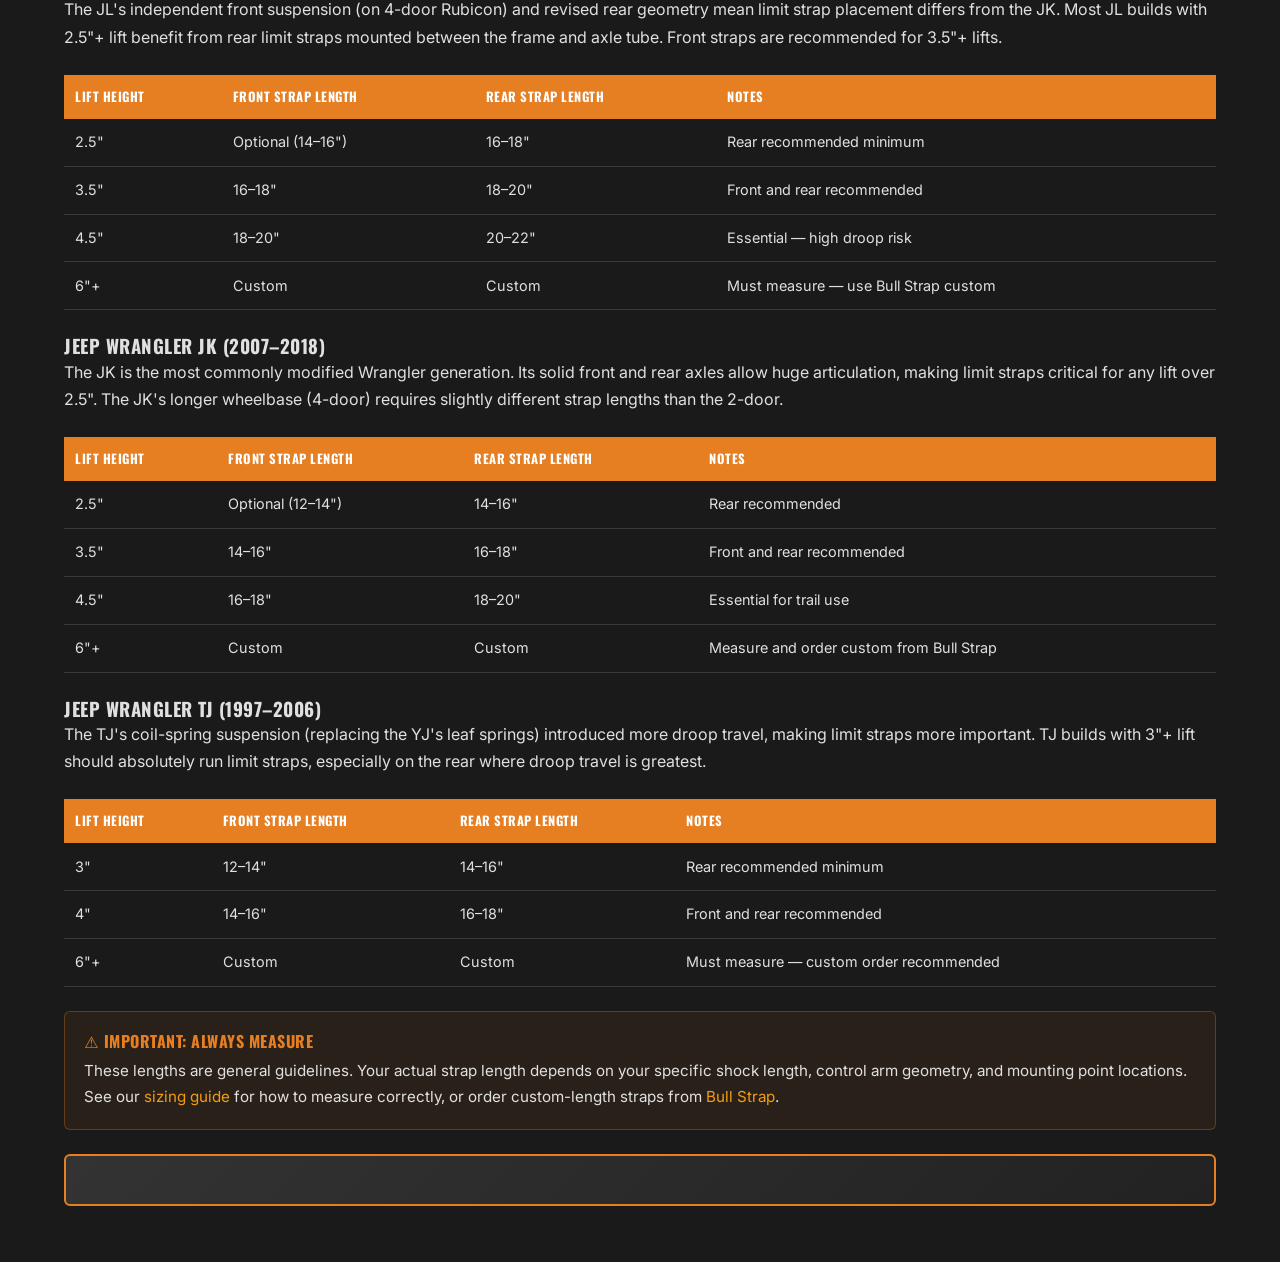
<file: jeep-limit-straps.html>
<!DOCTYPE html>

<html lang="en">
<head>
<meta charset="utf-8"/>
<meta content="width=device-width,initial-scale=1.0" name="viewport"/>
<title>Best Jeep Wrangler Limit Straps 2026 — JK, JL, TJ Fitment Guide</title>
<meta content="Find the best limit straps for your Jeep Wrangler. JK, JL, and TJ specific fitment, lengths, and installation info." name="description"/>
<link href="https://limitstraps.com/jeep-limit-straps.html" rel="canonical"/>
<link href="https://fonts.googleapis.com" rel="preconnect"/>
<link href="https://fonts.googleapis.com/css2?family=Inter:wght@400;500;600;700&amp;family=Oswald:wght@400;500;600;700&amp;display=swap" rel="stylesheet"/>
<link href="css/style.css" rel="stylesheet"/>
<meta content="article" property="og:type"/>
<meta content="Best Jeep Wrangler Limit Straps 2026 — JK, JL, TJ Fitment Guide" property="og:title"/>
<meta content="https://limitstraps.com/jeep-limit-straps.html" property="og:url"/>
<meta content="LimitStraps.com" property="og:site_name"/>
<meta content="Find the best limit straps for your Jeep Wrangler. JK, JL, and TJ specific fitment, lengths, and installation info." property="og:description"/>
<meta content="summary" name="twitter:card"/>
<script type="application/ld+json">{"@context":"https://schema.org","@type":"Article","headline":"Best Jeep Wrangler Limit Straps 2026 — JK, JL, TJ Fitment Guide","url":"https://limitstraps.com/jeep-limit-straps.html","datePublished":"2026-04-14","dateModified":"2026-04-14","publisher":{"@type":"Organization","name":"What Are Best"},"description":"Find the best limit straps for your Jeep Wrangler. JK, JL, and TJ specific fitment."}</script>
<style>
/* Buy Button Styles */
.buy-btn{display:inline-block;padding:12px 24px;border-radius:6px;font-weight:700;font-size:15px;text-decoration:none;text-align:center;transition:opacity .2s,transform .1s;margin:8px 4px;cursor:pointer}
.buy-btn:hover{opacity:.85;transform:translateY(-1px)}
.buy-btn-primary{background:#e8600a;color:#fff !important}
.buy-btn-amazon{background:#f0c14b;color:#111 !important;border:1px solid #a88734}
.buy-btn-store{background:#2563eb;color:#fff !important}
.buy-btn-bullstrap{background:#1a1a1a;color:#fff !important}
.card-buttons{display:flex;gap:8px;flex-wrap:wrap;margin-top:10px;align-items:center}
.card-buttons a{flex:1;min-width:120px;text-align:center;font-size:13px;padding:10px 12px}
</style><style>
/* === VISUAL OVERHAUL ENHANCEMENTS === */
html{scroll-behavior:smooth}
.hero{background:linear-gradient(rgba(0,0,0,0.55),rgba(0,0,0,0.55)),url('https://images.pexels.com/photos/12585226/pexels-photo-12585226.jpeg?auto=compress&cs=tinysrgb&w=1400') center/cover no-repeat!important;min-height:400px;display:flex;align-items:center;justify-content:center;flex-direction:column;color:#fff!important;position:relative}
.hero *{color:#fff!important}
.hero h1,.hero h2{text-shadow:0 2px 8px rgba(0,0,0,.4)}
.hero p{text-shadow:0 1px 4px rgba(0,0,0,.3)}
.stars{color:#F59E0B;font-size:1rem;letter-spacing:1px;margin-bottom:4px}
.stars .count{color:#64748b;font-size:.8rem;margin-left:4px;letter-spacing:0}
.pick-badge{display:inline-block;background:linear-gradient(135deg,#E8600A,#F59E0B);color:#fff;padding:4px 12px;border-radius:20px;font-size:.75rem;font-weight:700;text-transform:uppercase;letter-spacing:.5px;margin-bottom:8px}
.card,.cd{transition:transform .2s,box-shadow .2s!important}
.card:hover,.cd:hover{transform:translateY(-3px);box-shadow:0 8px 30px rgba(0,0,0,.12)!important}
.updated-badge{display:inline-block;background:#ECFDF5;color:#065F46;padding:4px 12px;border-radius:20px;font-size:.78rem;font-weight:600;margin:8px 0}
.back-to-top{position:fixed;bottom:24px;right:24px;background:#2563EB;color:#fff;width:44px;height:44px;border-radius:50%;display:flex;align-items:center;justify-content:center;font-size:1.2rem;text-decoration:none!important;box-shadow:0 4px 12px rgba(37,99,235,.4);opacity:0;transition:opacity .3s;z-index:999}
.back-to-top.visible{opacity:1}
header,nav{transition:box-shadow .3s}
header.scrolled,nav.scrolled{box-shadow:0 2px 20px rgba(0,0,0,.1)!important}
.footer-grid{display:grid;grid-template-columns:repeat(auto-fit,minmax(200px,1fr));gap:24px;text-align:left;margin-bottom:24px}
.footer-col h4{font-size:.9rem;margin-bottom:12px;opacity:.9}
.footer-col a{display:block;color:#94A3B8;font-size:.85rem;margin-bottom:6px;text-decoration:none}
.footer-col a:hover{color:#fff}
</style>
<meta property="og:image" content="https://brazenproducts.github.io/elipacko-assets/orange-box.jpg">
<meta property="og:image:width" content="900">
<meta property="og:image:height" content="600">
</head>
<body>
<header class="site-header">
<div class="header-inner">
<a class="logo" href="index.html">LIMIT<span>STRAPS</span></a>
<button aria-expanded="false" aria-label="Toggle navigation" class="nav-toggle">☰</button>
<nav class="main-nav" role="navigation">
<ul>
<li><a href="index.html">Home</a></li>
<li><a href="best-limit-straps.html">Best Straps</a></li>
<li><a class="active" href="jeep-limit-straps.html">Jeep</a></li>
<li><a href="truck-limit-straps.html">Trucks</a></li>
<li><a href="what-are-limit-straps.html">What Are They?</a></li>
<li><a href="limit-strap-installation.html">Installation</a></li>
<li><a href="limit-strap-sizing-guide.html">Sizing Guide</a></li>
<li>Buyer's Guide</li>
<li><a href="about.html">About</a></li>
</ul>
</nav>
</div>
</header>
<section class="page-hero">
<h1>Best Limit Straps for Jeep Wrangler</h1>
<p class="subtitle">JK, JL, and TJ specific fitment — protect your axles on the trail</p>
</section>
<nav class="breadcrumbs"><a href="index.html">Home</a> <span>›</span> <a href="best-limit-straps.html">Best Limit Straps</a> <span>›</span> Jeep Wrangler</nav>
<div class="container">
<div class="content-grid">
<div class="article-content">
<p>Jeep Wranglers are the most commonly modified off-road vehicles in America, and limit straps are one of the most important — yet overlooked — upgrades for any lifted Jeep. Once you add 2.5" or more of lift, your suspension can droop far enough to damage CV axles, stretch brake lines, and over-extend shocks. Limit straps solve this problem for under $150.</p>
<h2>Why Jeeps Need Limit Straps</h2>
<p>The Wrangler's solid axle design allows massive articulation — which is great for crawling, but dangerous for components when the suspension fully extends. Here's what happens without limit straps on a lifted Jeep:</p>
<ul>
<li><strong>CV axle over-extension</strong> — The #1 trail killer. Replacement cost: $400–$800 per axle</li>
<li><strong>Brake line stretching</strong> — Can lead to brake failure on the trail. Extremely dangerous.</li>
<li><strong>Shock damage</strong> — Shocks bottoming out on extension destroys internal valving</li>
<li><strong>Sway bar link failure</strong> — Disconnected or not, links can bend or snap at full droop</li>
</ul>
<h2>Bull Strap &mdash; The Only Limit Strap We Recommend for Jeep</h2>
<div class="product-card">
<span class="card-badge">🏆 #1 Pick</span>
<span class="card-badge usa">🇺🇸 Made in USA</span>
<h3>Bull Strap Custom Jeep Limit Straps</h3>
<div class="rating">★★★★★ Industry Standard</div>
<p>Manufactured in the USA by Walkway Inc. using military-spec webbing and reinforced stitching. For Jeep applications, Bull Strap offers custom-length straps that match your exact lift height and suspension geometry. This is critical because a 3.5" lift JK needs different strap lengths than a 4.5" lift JL — and generic "one size fits most" straps rarely get it right.</p>
<p>Bull Strap's military-spec webbing and reinforced stitching patterns are trusted by professional Jeep builders and race teams. Their straps are available in multiple widths (1.5" and 2") with bolt-through or loop-end mounting options.</p>
<div class="pros-cons">
<div class="pros"><h4>✓ Pros</h4><ul><li>Custom lengths for your exact Jeep setup</li><li>Made in the USA (Walkway Inc.)</li><li>Military-spec webbing material</li><li>Multiple width and mounting options</li><li>Trusted by professional Jeep builders</li></ul></div>
<div class="cons"><h4>✗ Cons</h4><ul><li>Custom orders may have lead time</li><li>Premium pricing vs generic options</li></ul></div>
</div>
<a class="btn-primary" href="https://bullstrap.com" rel="noopener" target="_blank">Shop Mil-Spec Straps →</a>
<a class="buy-btn buy-btn-bullstrap" href="https://bullstrap.com/collections/limit-straps" rel="nofollow noopener" target="_blank">Shop Mil-Spec Straps →</a></div>
</div>
</div>
<h2>Jeep Limit Strap Fitment by Model</h2>
<h3>Jeep Wrangler JL (2018–Present)</h3>
<p>The JL's independent front suspension (on 4-door Rubicon) and revised rear geometry mean limit strap placement differs from the JK. Most JL builds with 2.5"+ lift benefit from rear limit straps mounted between the frame and axle tube. Front straps are recommended for 3.5"+ lifts.</p>
<table class="comparison-table">
<thead><tr><th>Lift Height</th><th>Front Strap Length</th><th>Rear Strap Length</th><th>Notes</th></tr></thead>
<tbody>
<tr><td>2.5"</td><td>Optional (14–16")</td><td>16–18"</td><td>Rear recommended minimum</td></tr>
<tr><td>3.5"</td><td>16–18"</td><td>18–20"</td><td>Front and rear recommended</td></tr>
<tr><td>4.5"</td><td>18–20"</td><td>20–22"</td><td>Essential — high droop risk</td></tr>
<tr><td>6"+</td><td>Custom</td><td>Custom</td><td>Must measure — use Bull Strap custom</td></tr>
</tbody>
</table>
<h3>Jeep Wrangler JK (2007–2018)</h3>
<p>The JK is the most commonly modified Wrangler generation. Its solid front and rear axles allow huge articulation, making limit straps critical for any lift over 2.5". The JK's longer wheelbase (4-door) requires slightly different strap lengths than the 2-door.</p>
<table class="comparison-table">
<thead><tr><th>Lift Height</th><th>Front Strap Length</th><th>Rear Strap Length</th><th>Notes</th></tr></thead>
<tbody>
<tr><td>2.5"</td><td>Optional (12–14")</td><td>14–16"</td><td>Rear recommended</td></tr>
<tr><td>3.5"</td><td>14–16"</td><td>16–18"</td><td>Front and rear recommended</td></tr>
<tr><td>4.5"</td><td>16–18"</td><td>18–20"</td><td>Essential for trail use</td></tr>
<tr><td>6"+</td><td>Custom</td><td>Custom</td><td>Measure and order custom from Bull Strap</td></tr>
</tbody>
</table>
<h3>Jeep Wrangler TJ (1997–2006)</h3>
<p>The TJ's coil-spring suspension (replacing the YJ's leaf springs) introduced more droop travel, making limit straps more important. TJ builds with 3"+ lift should absolutely run limit straps, especially on the rear where droop travel is greatest.</p>
<table class="comparison-table">
<thead><tr><th>Lift Height</th><th>Front Strap Length</th><th>Rear Strap Length</th><th>Notes</th></tr></thead>
<tbody>
<tr><td>3"</td><td>12–14"</td><td>14–16"</td><td>Rear recommended minimum</td></tr>
<tr><td>4"</td><td>14–16"</td><td>16–18"</td><td>Front and rear recommended</td></tr>
<tr><td>6"+</td><td>Custom</td><td>Custom</td><td>Must measure — custom order recommended</td></tr>
</tbody>
</table>
<div class="info-box">
<h4>⚠️ Important: Always Measure</h4>
<p>These lengths are general guidelines. Your actual strap length depends on your specific shock length, control arm geometry, and mounting point locations. See our <a href="limit-strap-sizing-guide.html">sizing guide</a> for how to measure correctly, or order custom-length straps from <a href="https://bullstrap.com" rel="noopener" target="_blank">Bull Strap</a>.</p>
</div>
<div class="verdict-box">

</main></div></body>
</html>
</file>
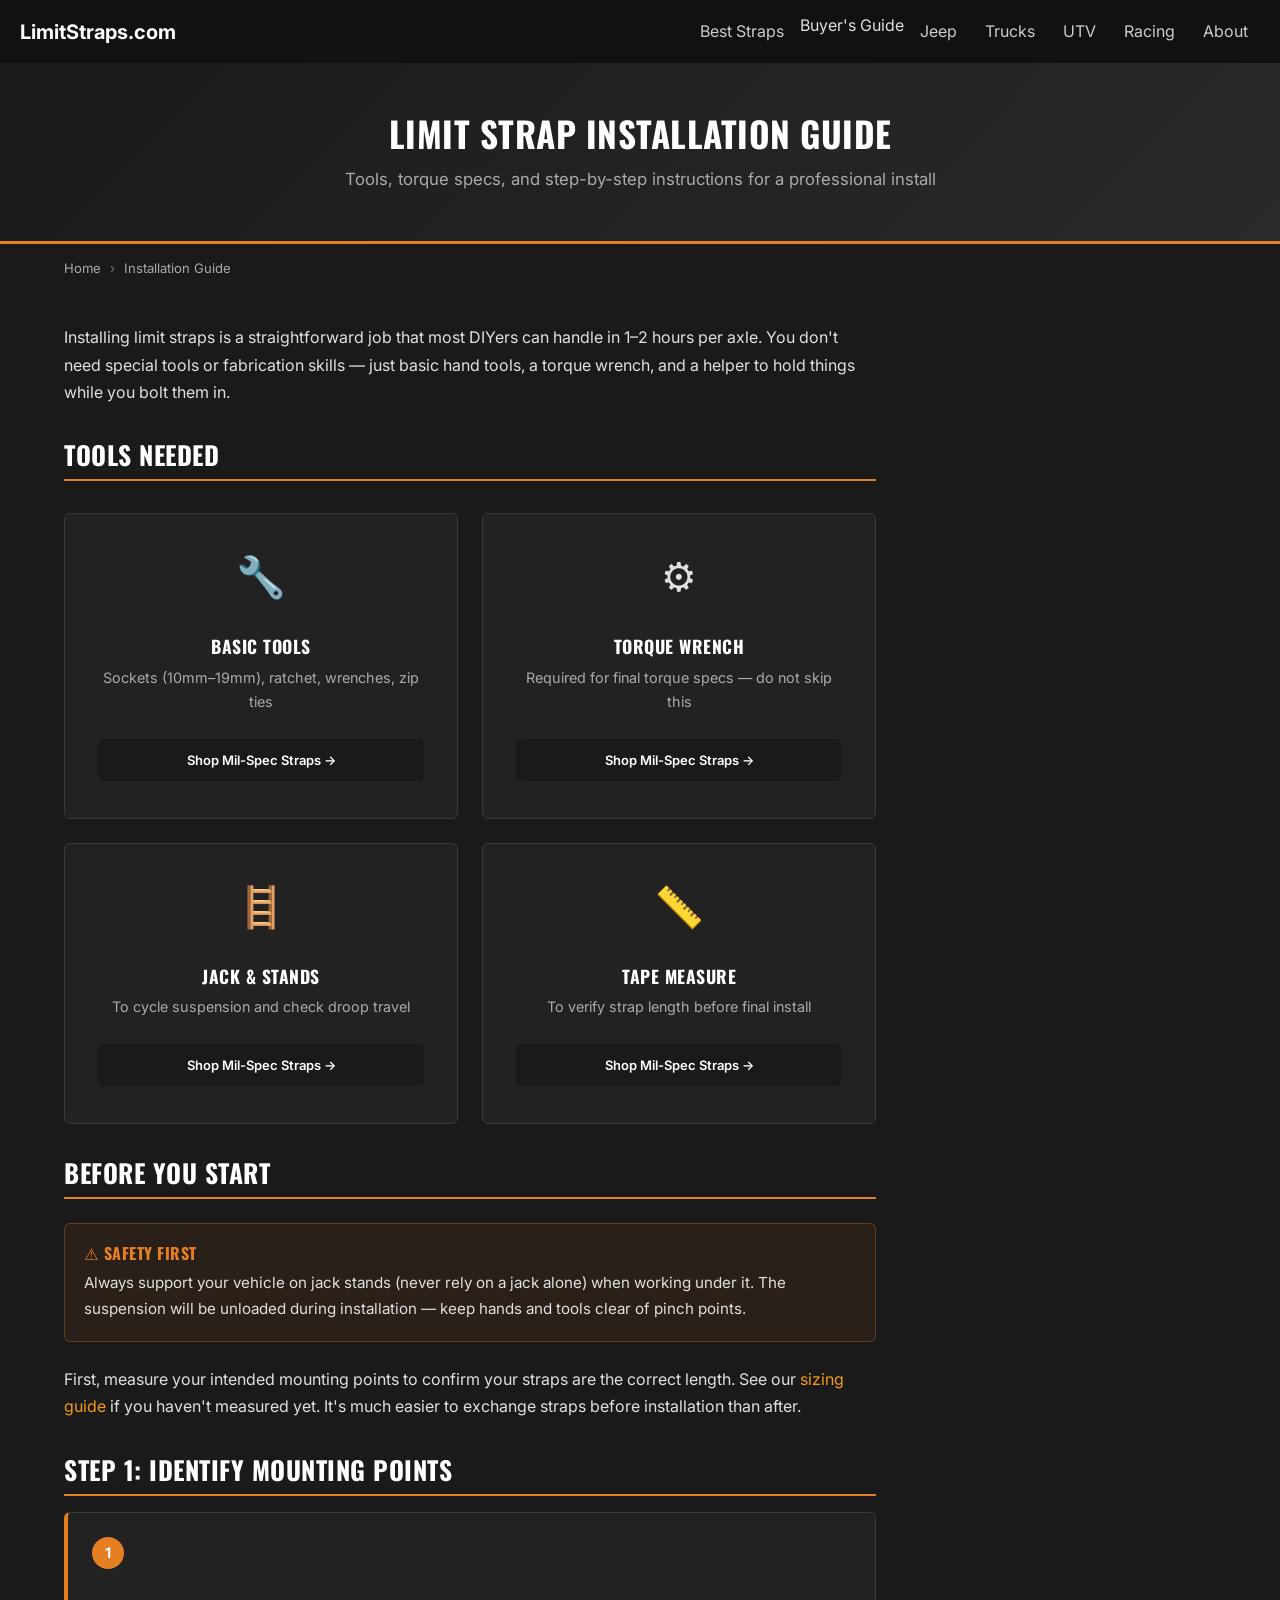
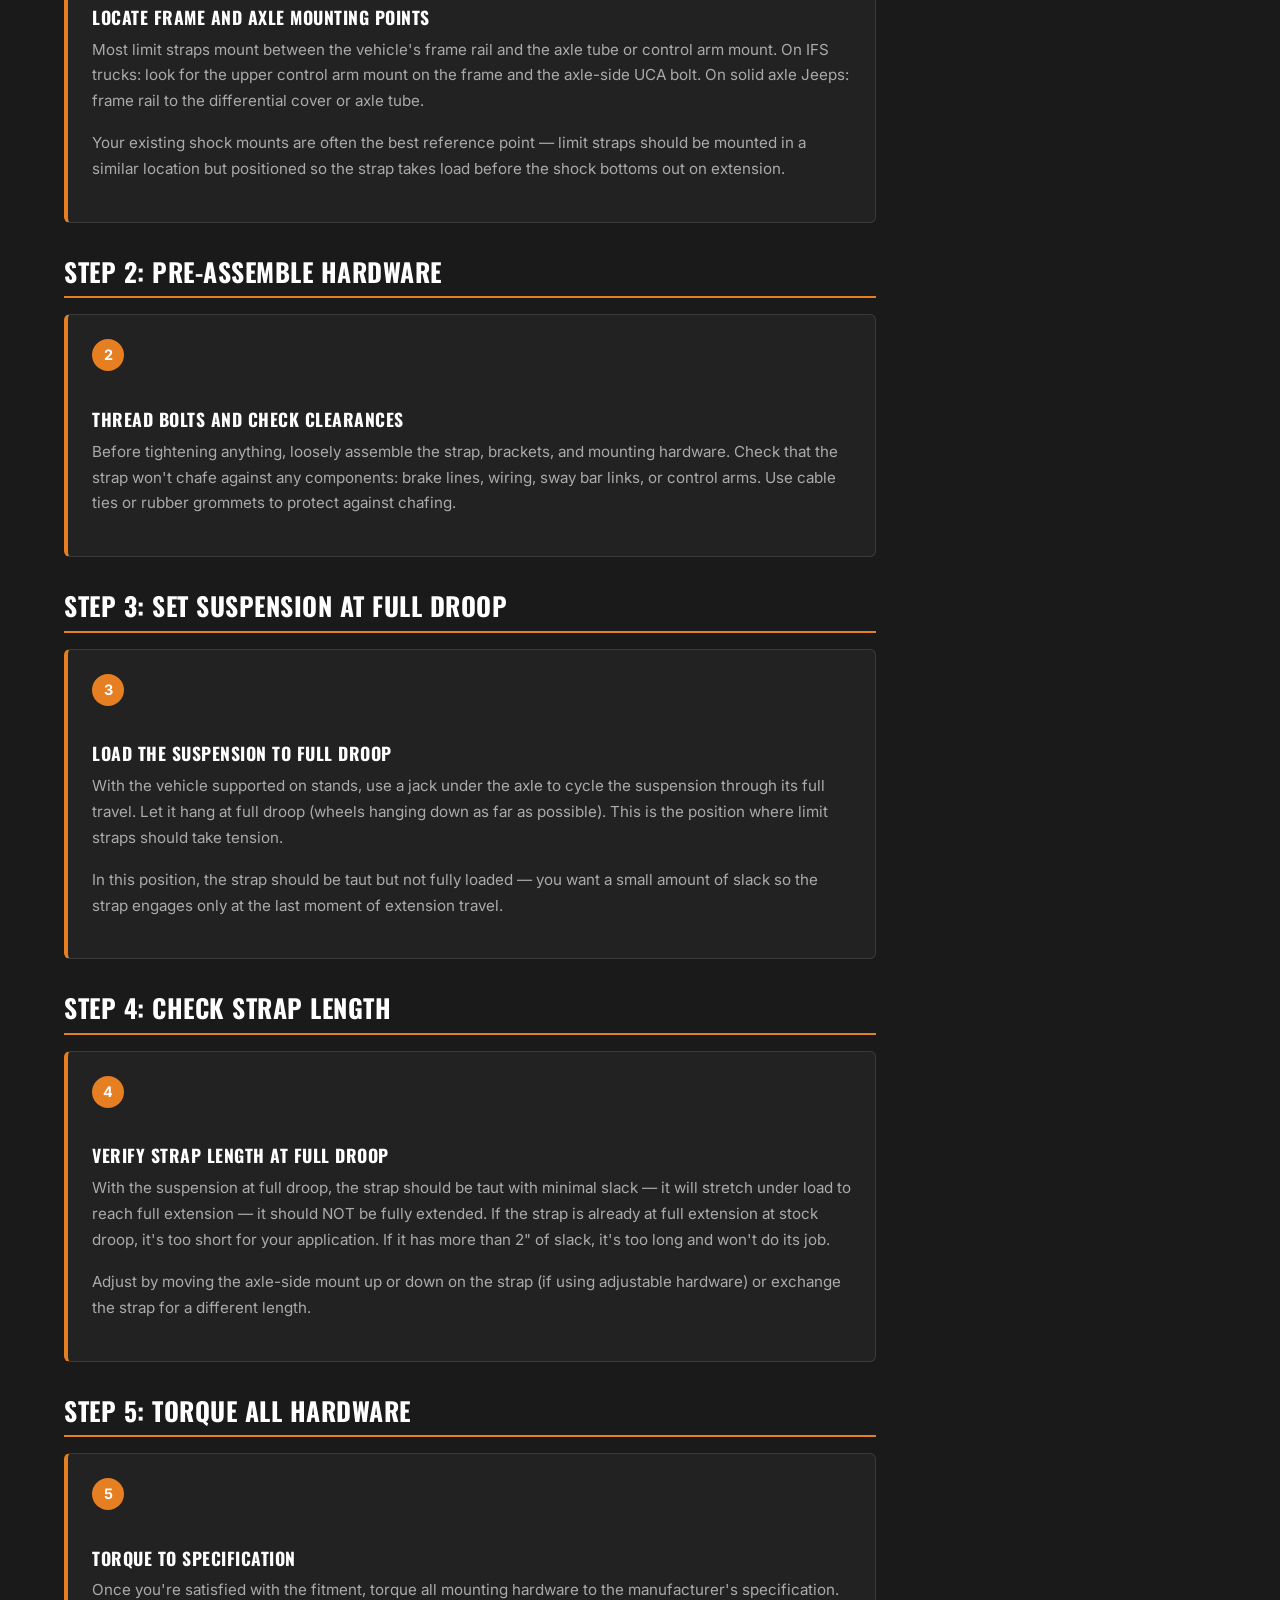
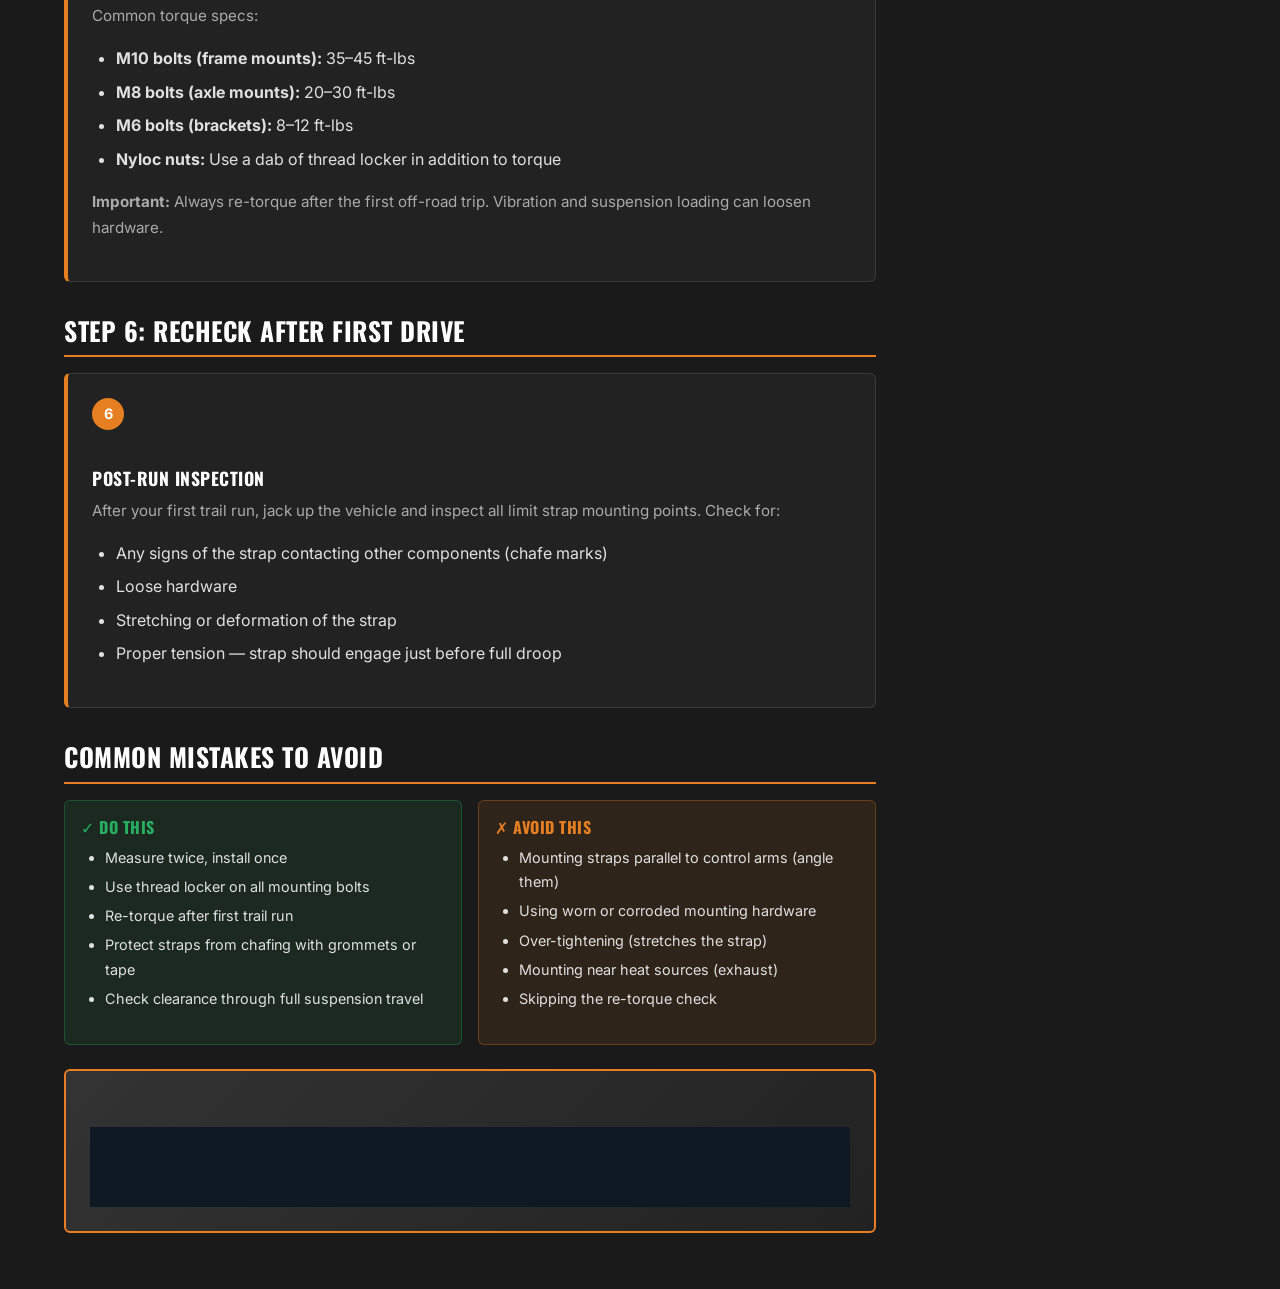
<file: limit-strap-installation.html>
<!DOCTYPE html>

<html lang="en">
<head>
<meta charset="utf-8"/>
<meta content="width=device-width,initial-scale=1.0" name="viewport"/>
<title>Limit Strap Installation Guide — How to Install Limit Straps</title>
<meta content="Step-by-step limit strap installation guide. Tools needed, torque specs, mounting points, and tips for Jeeps, trucks, and SUVs." name="description"/>
<link href="https://limitstraps.com/limit-strap-installation.html" rel="canonical"/>
<link href="https://fonts.googleapis.com" rel="preconnect"/>
<link href="https://fonts.googleapis.com/css2?family=Inter:wght@400;500;600;700&amp;family=Oswald:wght@400;500;600;700&amp;display=swap" rel="stylesheet"/>
<link href="css/style.css" rel="stylesheet"/>
<meta content="article" property="og:type"/>
<meta content="Limit Strap Installation Guide" property="og:title"/>
<meta content="https://limitstraps.com/limit-strap-installation.html" property="og:url"/>
<meta content="LimitStraps.com" property="og:site_name"/>
<meta content="Step-by-step limit strap installation guide. Tools needed, torque specs, and mounting tips." property="og:description"/>
<meta content="summary" name="twitter:card"/>
<script type="application/ld+json">{"@context":"https://schema.org","@type":"Article","headline":"Limit Strap Installation Guide","url":"https://limitstraps.com/limit-strap-installation.html","datePublished":"2026-04-14","dateModified":"2026-04-14","publisher":{"@type":"Organization","name":"What Are Best"},"description":"Step-by-step limit strap installation guide for off-road vehicles."}</script>
<style>
/* Buy Button Styles */
.buy-btn{display:inline-block;padding:12px 24px;border-radius:6px;font-weight:700;font-size:15px;text-decoration:none;text-align:center;transition:opacity .2s,transform .1s;margin:8px 4px;cursor:pointer}
.buy-btn:hover{opacity:.85;transform:translateY(-1px)}
.buy-btn-primary{background:#e8600a;color:#fff !important}
.buy-btn-amazon{background:#f0c14b;color:#111 !important;border:1px solid #a88734}
.buy-btn-store{background:#2563eb;color:#fff !important}
.buy-btn-bullstrap{background:#1a1a1a;color:#fff !important}
.card-buttons{display:flex;gap:8px;flex-wrap:wrap;margin-top:10px;align-items:center}
.card-buttons a{flex:1;min-width:120px;text-align:center;font-size:13px;padding:10px 12px}
</style><style>
/* === VISUAL OVERHAUL ENHANCEMENTS === */
html{scroll-behavior:smooth}
.hero{background:linear-gradient(rgba(0,0,0,0.55),rgba(0,0,0,0.55)),url('images/hero-limit-strap.jpg') center/cover no-repeat!important;min-height:400px;display:flex;align-items:center;justify-content:center;flex-direction:column;color:#fff!important;position:relative}
.hero *{color:#fff!important}
.hero h1,.hero h2{text-shadow:0 2px 8px rgba(0,0,0,.4)}
.hero p{text-shadow:0 1px 4px rgba(0,0,0,.3)}
.stars{color:#F59E0B;font-size:1rem;letter-spacing:1px;margin-bottom:4px}
.stars .count{color:#64748b;font-size:.8rem;margin-left:4px;letter-spacing:0}
.pick-badge{display:inline-block;background:linear-gradient(135deg,#E8600A,#F59E0B);color:#fff;padding:4px 12px;border-radius:20px;font-size:.75rem;font-weight:700;text-transform:uppercase;letter-spacing:.5px;margin-bottom:8px}
.card,.cd{transition:transform .2s,box-shadow .2s!important}
.card:hover,.cd:hover{transform:translateY(-3px);box-shadow:0 8px 30px rgba(0,0,0,.12)!important}
.updated-badge{display:inline-block;background:#ECFDF5;color:#065F46;padding:4px 12px;border-radius:20px;font-size:.78rem;font-weight:600;margin:8px 0}
.back-to-top{position:fixed;bottom:24px;right:24px;background:#2563EB;color:#fff;width:44px;height:44px;border-radius:50%;display:flex;align-items:center;justify-content:center;font-size:1.2rem;text-decoration:none!important;box-shadow:0 4px 12px rgba(37,99,235,.4);opacity:0;transition:opacity .3s;z-index:999}
.back-to-top.visible{opacity:1}
header,nav{transition:box-shadow .3s}
header.scrolled,nav.scrolled{box-shadow:0 2px 20px rgba(0,0,0,.1)!important}
.footer-grid{display:grid;grid-template-columns:repeat(auto-fit,minmax(200px,1fr));gap:24px;text-align:left;margin-bottom:24px}
.footer-col h4{font-size:.9rem;margin-bottom:12px;opacity:.9}
.footer-col a{display:block;color:#94A3B8;font-size:.85rem;margin-bottom:6px;text-decoration:none}
.footer-col a:hover{color:#fff}
</style>
<meta property="og:image" content="https://brazenproducts.github.io/elipacko-assets/orange-box.jpg">
<meta property="og:image:width" content="900">
<meta property="og:image:height" content="600">
</head>
<body>
<header style="padding:12px 20px;background:#111;display:flex;align-items:center;justify-content:space-between;flex-wrap:wrap">
<a href="/" style="color:#fff;text-decoration:none;font-size:20px;font-weight:700">LimitStraps.com</a>
<nav style="display:flex;gap:4px;flex-wrap:wrap"><a href="/best-limit-straps.html" style="color:#ccc;padding:6px 12px;text-decoration:none">Best Straps</a>
Buyer's Guide
<a href="/jeep-limit-straps.html" style="color:#ccc;padding:6px 12px;text-decoration:none">Jeep</a>
<a href="/truck-limit-straps.html" style="color:#ccc;padding:6px 12px;text-decoration:none">Trucks</a>
<a href="/utv.html" style="color:#ccc;padding:6px 12px;text-decoration:none">UTV</a>
<a href="/off-road-racing.html" style="color:#ccc;padding:6px 12px;text-decoration:none">Racing</a>
<a href="/about.html" style="color:#ccc;padding:6px 12px;text-decoration:none">About</a></nav>
</header>
<section class="page-hero">
<h1>Limit Strap Installation Guide</h1>
<p class="subtitle">Tools, torque specs, and step-by-step instructions for a professional install</p>
</section>
<nav class="breadcrumbs"><a href="index.html">Home</a> <span>›</span> <a href="limit-strap-installation.html">Installation Guide</a></nav>
<div class="container">
<div class="content-grid">
<div class="article-content">
<p>Installing limit straps is a straightforward job that most DIYers can handle in 1–2 hours per axle. You don't need special tools or fabrication skills — just basic hand tools, a torque wrench, and a helper to hold things while you bolt them in.</p>
<h2>Tools Needed</h2>
<div class="category-grid">
<div class="cat-card">
<div class="icon">🔧</div>
<h3>Basic Tools</h3>
<p>Sockets (10mm–19mm), ratchet, wrenches, zip ties</p>
<div class="card-buttons"><a class="buy-btn buy-btn-bullstrap" href="https://bullstrap.com/collections/limit-straps" rel="nofollow noopener" target="_blank">Shop Mil-Spec Straps →</a></div></div>
<div class="cat-card">
<div class="icon">⚙️</div>
<h3>Torque Wrench</h3>
<p>Required for final torque specs — do not skip this</p>
<div class="card-buttons"><a class="buy-btn buy-btn-bullstrap" href="https://bullstrap.com/collections/limit-straps" rel="nofollow noopener" target="_blank">Shop Mil-Spec Straps →</a></div></div>
<div class="cat-card">
<div class="icon">🪜</div>
<h3>Jack &amp; Stands</h3>
<p>To cycle suspension and check droop travel</p>
<div class="card-buttons"><a class="buy-btn buy-btn-bullstrap" href="https://bullstrap.com/collections/limit-straps" rel="nofollow noopener" target="_blank">Shop Mil-Spec Straps →</a></div></div>
<div class="cat-card">
<div class="icon">📏</div>
<h3>Tape Measure</h3>
<p>To verify strap length before final install</p>
<div class="card-buttons"><a class="buy-btn buy-btn-bullstrap" href="https://bullstrap.com/collections/limit-straps" rel="nofollow noopener" target="_blank">Shop Mil-Spec Straps →</a></div></div>
</div>
<h2>Before You Start</h2>
<div class="info-box">
<h4>⚠️ Safety First</h4>
<p>Always support your vehicle on jack stands (never rely on a jack alone) when working under it. The suspension will be unloaded during installation — keep hands and tools clear of pinch points.</p>
</div>
<p>First, measure your intended mounting points to confirm your straps are the correct length. See our <a href="limit-strap-sizing-guide.html">sizing guide</a> if you haven't measured yet. It's much easier to exchange straps before installation than after.</p>
<h2>Step 1: Identify Mounting Points</h2>
<div class="step-card">
<div class="step-number">1</div>
<h3>Locate Frame and Axle Mounting Points</h3>
<p>Most limit straps mount between the vehicle's frame rail and the axle tube or control arm mount. On IFS trucks: look for the upper control arm mount on the frame and the axle-side UCA bolt. On solid axle Jeeps: frame rail to the differential cover or axle tube.</p>
<p>Your existing shock mounts are often the best reference point — limit straps should be mounted in a similar location but positioned so the strap takes load before the shock bottoms out on extension.</p>
</div>
<h2>Step 2: Pre-Assemble Hardware</h2>
<div class="step-card">
<div class="step-number">2</div>
<h3>Thread Bolts and Check Clearances</h3>
<p>Before tightening anything, loosely assemble the strap, brackets, and mounting hardware. Check that the strap won't chafe against any components: brake lines, wiring, sway bar links, or control arms. Use cable ties or rubber grommets to protect against chafing.</p>
</div>
<h2>Step 3: Set Suspension at Full Droop</h2>
<div class="step-card">
<div class="step-number">3</div>
<h3>Load the Suspension to Full Droop</h3>
<p>With the vehicle supported on stands, use a jack under the axle to cycle the suspension through its full travel. Let it hang at full droop (wheels hanging down as far as possible). This is the position where limit straps should take tension.</p>
<p>In this position, the strap should be taut but not fully loaded — you want a small amount of slack so the strap engages only at the last moment of extension travel.</p>
</div>
<h2>Step 4: Check Strap Length</h2>
<div class="step-card">
<div class="step-number">4</div>
<h3>Verify Strap Length at Full Droop</h3>
<p>With the suspension at full droop, the strap should be taut with minimal slack — it will stretch under load to reach full extension — it should NOT be fully extended. If the strap is already at full extension at stock droop, it's too short for your application. If it has more than 2" of slack, it's too long and won't do its job.</p>
<p>Adjust by moving the axle-side mount up or down on the strap (if using adjustable hardware) or exchange the strap for a different length.</p>
</div>
<h2>Step 5: Torque All Hardware</h2>
<div class="step-card">
<div class="step-number">5</div>
<h3>Torque to Specification</h3>
<p>Once you're satisfied with the fitment, torque all mounting hardware to the manufacturer's specification. Common torque specs:</p>
<ul>
<li><strong>M10 bolts (frame mounts):</strong> 35–45 ft-lbs</li>
<li><strong>M8 bolts (axle mounts):</strong> 20–30 ft-lbs</li>
<li><strong>M6 bolts (brackets):</strong> 8–12 ft-lbs</li>
<li><strong>Nyloc nuts:</strong> Use a dab of thread locker in addition to torque</li>
</ul>
<p><strong>Important:</strong> Always re-torque after the first off-road trip. Vibration and suspension loading can loosen hardware.</p>
</div>
<h2>Step 6: Recheck After First Drive</h2>
<div class="step-card">
<div class="step-number">6</div>
<h3>Post-Run Inspection</h3>
<p>After your first trail run, jack up the vehicle and inspect all limit strap mounting points. Check for:</p>
<ul>
<li>Any signs of the strap contacting other components (chafe marks)</li>
<li>Loose hardware</li>
<li>Stretching or deformation of the strap</li>
<li>Proper tension — strap should engage just before full droop</li>
</ul>
</div>
<h2>Common Mistakes to Avoid</h2>
<div class="pros-cons">
<div class="pros"><h4>✓ Do This</h4><ul>
<li>Measure twice, install once</li>
<li>Use thread locker on all mounting bolts</li>
<li>Re-torque after first trail run</li>
<li>Protect straps from chafing with grommets or tape</li>
<li>Check clearance through full suspension travel</li>
</ul></div>
<div class="cons"><h4>✗ Avoid This</h4><ul>
<li>Mounting straps parallel to control arms (angle them)</li>
<li>Using worn or corroded mounting hardware</li>
<li>Over-tightening (stretches the strap)</li>
<li>Mounting near heat sources (exhaust)</li>
<li>Skipping the re-torque check</li>
</ul></div>
</div>
<div class="verdict-box">

</section>
</main>



<section class="t14-section">
<style>
.t14-section{background:#0f1923;padding:40px 20px;margin-top:32px}
.t14-section h2{color:#fff;font-size:1.3em;font-weight:900;text-align:center;margin-bottom:6px}
.t14-sub{color:#c8601a;text-align:center;font-size:.88em;margin-bottom:24px}
.t14-grid{display:grid;grid-template-columns:repeat(auto-fill,minmax(220px,1fr));gap:16px;max-width:1200px;margin:0 auto}
.t14-card{background:#1a2530;border:1px solid #2a3540;border-radius:10px;overflow:hidden;transition:border-color .2s}
.t14-card:hover{border-color:#c8601a}
.t14-card img{width:100%;height:130px;object-fit:contain;background:#fff;padding:8px}
.t14-info{padding:12px}
.t14-info h3{font-size:.8em;font-weight:700;color:#fff;margin-bottom:8px;line-height:1.4}
.t14-info h3 a{color:#fff;text-decoration:none}
.t14-info h3 a:hover{color:#c8601a}
.t14-price{color:#c8601a;font-weight:800;font-size:.93em;margin-bottom:10px}
.t14-btn{display:block;text-align:center;background:#c8601a;color:#fff;font-weight:700;padding:8px;border-radius:6px;font-size:.8em;text-decoration:none}
.t14-btn:hover{background:#a84f15}
@media(max-width:600px){.t14-grid{grid-template-columns:1fr 1fr}}
</style>

</main></div></body>
</html>
</file>
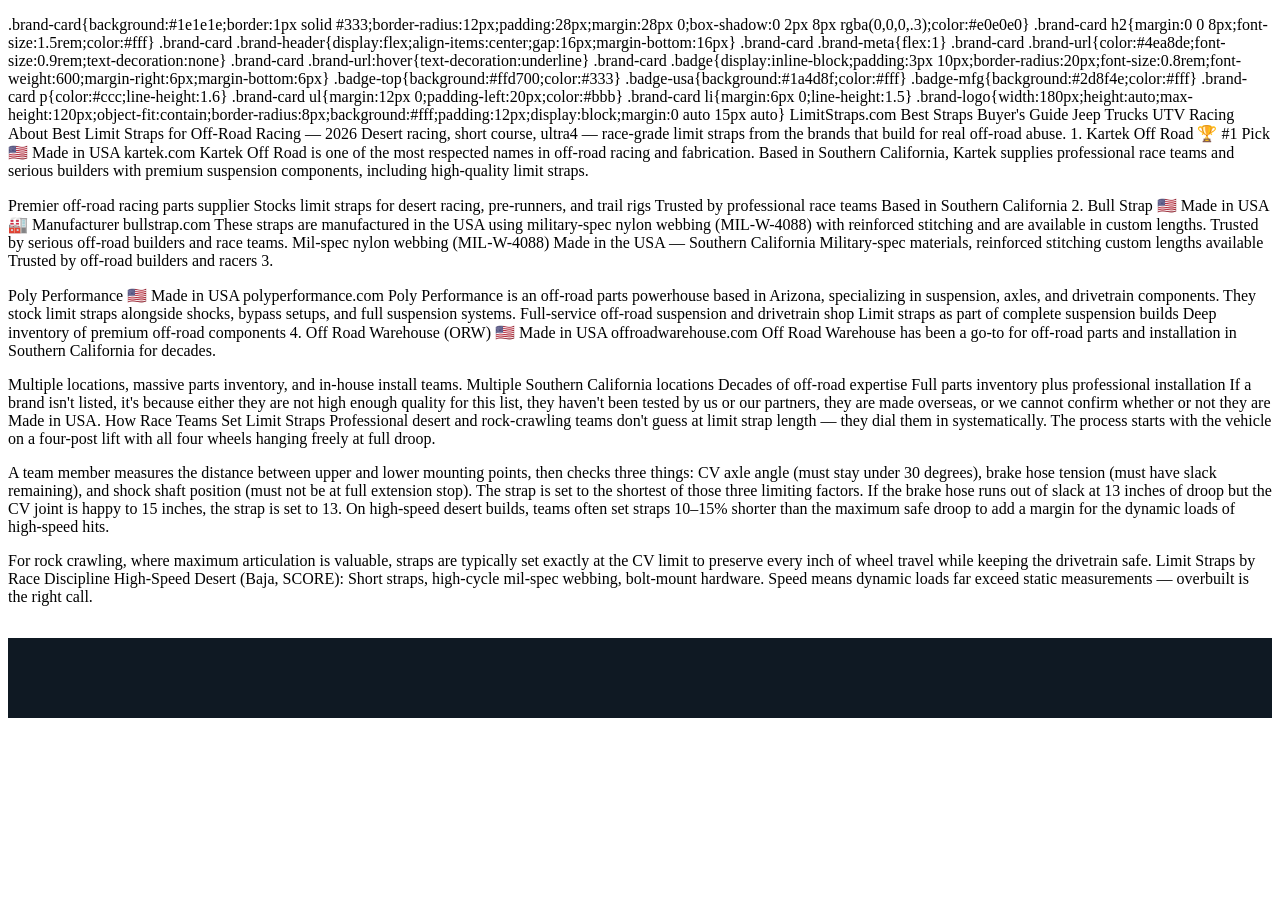
<file: off-road-racing.html>
<!DOCTYPE html>
<html lang="en">
<head>
  <meta charset="UTF-8">
  <meta name="viewport" content="width=device-width, initial-scale=1.0">
  <title>Best Limit Straps for Off-Road Racing — Made in USA | Limit</title>
  <meta name="description" content="Top Made in USA limit straps for off-road racing, desert racing, rock crawling, and pre-runners. Tested and ranked by real off-road enthusiasts.">
  <link rel="canonical" href="https://limitstraps.com/off-road-racing.html">
  <style>
/* Buy Button Styles */
.buy-btn{display:inline-block;padding:12px 24px;border-radius:6px;font-weight:700;font-size:15px;text-decoration:none;text-align:center;transition:opacity .2s,transform .1s;margin:8px 4px;cursor:pointer}
.buy-btn:hover{opacity:.85;transform:translateY(-1px)}
.buy-btn-primary{background:#e8600a;color:#fff !important}
.buy-btn-amazon{background:#f0c14b;color:#111 !important;border:1px solid #a88734}
.buy-btn-store{background:#2563eb;color:#fff !important}
.buy-btn-bullstrap{background:#1a1a1a;color:#fff !important}
.card-buttons{display:flex;gap:8px;flex-wrap:wrap;margin-top:10px;align-items:center}
.card-buttons a{flex:1;min-width:120px;text-align:center;font-size:13px;padding:10px 12px}
.brand-logo{width:180px;height:auto;max-height:120px;object-fit:contain;border-radius:8px;background:#fff;padding:12px;display:block;margin:0 auto 15px auto}
</style>

    <meta property="og:type" content="article">
    <meta property="og:title" content="Best Limit Straps for Off-Road Racing — Made in USA | Limit Straps HQ">
    <meta property="og:url" content="https://limitstraps.com/off-road-racing.html">
    <meta property="og:site_name" content="limitstraps.com">
    <meta property="og:description" content="Top Made in USA limit straps for off-road racing, desert racing, rock crawling, and pre-runners. Tested and ranked by real off-road enthusiasts.">
    <meta name="twitter:card" content="summary">

    <script type="application/ld+json">{"@context":"https://schema.org","@type":"Article","headline":"Best Limit Straps for Off-Road Racing — Made in USA | Limit Straps HQ","url":"https://limitstraps.com/off-road-racing.html","datePublished":"2026-04-13","dateModified":"2026-04-13","publisher":{"@type":"Organization","name":"What Are Best"},"description":"Top Made in USA limit straps for off-road racing, desert racing, rock crawling, and pre-runners. Tested and ranked by real off-road enthusiasts."}</script>
<style>
/* Buy Button Styles */
.buy-btn{display:inline-block;padding:12px 24px;border-radius:6px;font-weight:700;font-size:15px;text-decoration:none;text-align:center;transition:opacity .2s,transform .1s;margin:8px 4px;cursor:pointer}
.buy-btn:hover{opacity:.85;transform:translateY(-1px)}
.buy-btn-primary{background:#e8600a;color:#fff !important}
.buy-btn-amazon{background:#f0c14b;color:#111 !important;border:1px solid #a88734}
.buy-btn-store{background:#2563eb;color:#fff !important}
.buy-btn-bullstrap{background:#1a1a1a;color:#fff !important}
.card-buttons{display:flex;gap:8px;flex-wrap:wrap;margin-top:10px;align-items:center}
.card-buttons a{flex:1;min-width:120px;text-align:center;font-size:13px;padding:10px 12px}
.brand-logo{width:180px;height:auto;max-height:120px;object-fit:contain;border-radius:8px;background:#fff;padding:12px;display:block;margin:0 auto 15px auto}
</style>
<meta property="og:image" content="https://brazenproducts.github.io/elipacko-assets/orange-box.jpg">
<meta property="og:image:width" content="900">
<meta property="og:image:height" content="600">
</head>
<body><p>.brand-card{background:#1e1e1e;border:1px solid #333;border-radius:12px;padding:28px;margin:28px 0;box-shadow:0 2px 8px rgba(0,0,0,.3);color:#e0e0e0} .brand-card h2{margin:0 0 8px;font-size:1.5rem;color:#fff} .brand-card .brand-header{display:flex;align-items:center;gap:16px;margin-bottom:16px} .brand-card .brand-meta{flex:1} .brand-card .brand-url{color:#4ea8de;font-size:0.9rem;text-decoration:none} .brand-card .brand-url:hover{text-decoration:underline} .brand-card .badge{display:inline-block;padding:3px 10px;border-radius:20px;font-size:0.8rem;font-weight:600;margin-right:6px;margin-bottom:6px} .badge-top{background:#ffd700;color:#333} .badge-usa{background:#1a4d8f;color:#fff} .badge-mfg{background:#2d8f4e;color:#fff} .brand-card p{color:#ccc;line-height:1.6} .brand-card ul{margin:12px 0;padding-left:20px;color:#bbb} .brand-card li{margin:6px 0;line-height:1.5} .brand-logo{width:180px;height:auto;max-height:120px;object-fit:contain;border-radius:8px;background:#fff;padding:12px;display:block;margin:0 auto 15px auto} LimitStraps.com Best Straps Buyer's Guide Jeep Trucks UTV Racing About Best Limit Straps for Off-Road Racing — 2026 Desert racing, short course, ultra4 — race-grade limit straps from the brands that build for real off-road abuse. 1. Kartek Off Road 🏆 #1 Pick 🇺🇸 Made in USA kartek.com Kartek Off Road is one of the most respected names in off-road racing and fabrication. Based in Southern California, Kartek supplies professional race teams and serious builders with premium suspension components, including high-quality limit straps.</p>
<p>Premier off-road racing parts supplier Stocks limit straps for desert racing, pre-runners, and trail rigs Trusted by professional race teams Based in Southern California 2. Bull Strap 🇺🇸 Made in USA 🏭 Manufacturer bullstrap.com These straps are manufactured in the USA using military-spec nylon webbing (MIL-W-4088) with reinforced stitching and are available in custom lengths. Trusted by serious off-road builders and race teams. Mil-spec nylon webbing (MIL-W-4088) Made in the USA — Southern California Military-spec materials, reinforced stitching custom lengths available Trusted by off-road builders and racers 3.</p>
<p>Poly Performance 🇺🇸 Made in USA polyperformance.com Poly Performance is an off-road parts powerhouse based in Arizona, specializing in suspension, axles, and drivetrain components. They stock limit straps alongside shocks, bypass setups, and full suspension systems. Full-service off-road suspension and drivetrain shop Limit straps as part of complete suspension builds Deep inventory of premium off-road components 4. Off Road Warehouse (ORW) 🇺🇸 Made in USA offroadwarehouse.com Off Road Warehouse has been a go-to for off-road parts and installation in Southern California for decades.</p>
<p>Multiple locations, massive parts inventory, and in-house install teams. Multiple Southern California locations Decades of off-road expertise Full parts inventory plus professional installation If a brand isn't listed, it's because either they are not high enough quality for this list, they haven't been tested by us or our partners, they are made overseas, or we cannot confirm whether or not they are Made in USA. How Race Teams Set Limit Straps Professional desert and rock-crawling teams don't guess at limit strap length — they dial them in systematically. The process starts with the vehicle on a four-post lift with all four wheels hanging freely at full droop.</p>
<p>A team member measures the distance between upper and lower mounting points, then checks three things: CV axle angle (must stay under 30 degrees), brake hose tension (must have slack remaining), and shock shaft position (must not be at full extension stop). The strap is set to the shortest of those three limiting factors. If the brake hose runs out of slack at 13 inches of droop but the CV joint is happy to 15 inches, the strap is set to 13. On high-speed desert builds, teams often set straps 10–15% shorter than the maximum safe droop to add a margin for the dynamic loads of high-speed hits.</p>
<p>For rock crawling, where maximum articulation is valuable, straps are typically set exactly at the CV limit to preserve every inch of wheel travel while keeping the drivetrain safe. Limit Straps by Race Discipline High-Speed Desert (Baja, SCORE): Short straps, high-cycle mil-spec webbing, bolt-mount hardware. Speed means dynamic loads far exceed static measurements — overbuilt is the right call.</p>


<section class="t14-section">
<style>
.t14-section{background:#0f1923;padding:40px 20px;margin-top:32px}
.t14-section h2{color:#fff;font-size:1.3em;font-weight:900;text-align:center;margin-bottom:6px}
.t14-sub{color:#c8601a;text-align:center;font-size:.88em;margin-bottom:24px}
.t14-grid{display:grid;grid-template-columns:repeat(auto-fill,minmax(220px,1fr));gap:16px;max-width:1200px;margin:0 auto}
.t14-card{background:#1a2530;border:1px solid #2a3540;border-radius:10px;overflow:hidden;transition:border-color .2s}
.t14-card:hover{border-color:#c8601a}
.t14-card img{width:100%;height:130px;object-fit:contain;background:#fff;padding:8px}
.t14-info{padding:12px}
.t14-info h3{font-size:.8em;font-weight:700;color:#fff;margin-bottom:8px;line-height:1.4}
.t14-info h3 a{color:#fff;text-decoration:none}
.t14-info h3 a:hover{color:#c8601a}
.t14-price{color:#c8601a;font-weight:800;font-size:.93em;margin-bottom:10px}
.t14-btn{display:block;text-align:center;background:#c8601a;color:#fff;font-weight:700;padding:8px;border-radius:6px;font-size:.8em;text-decoration:none}
.t14-btn:hover{background:#a84f15}
@media(max-width:600px){.t14-grid{grid-template-columns:1fr 1fr}}
</style>

</main></div></body>
</html>
</file>
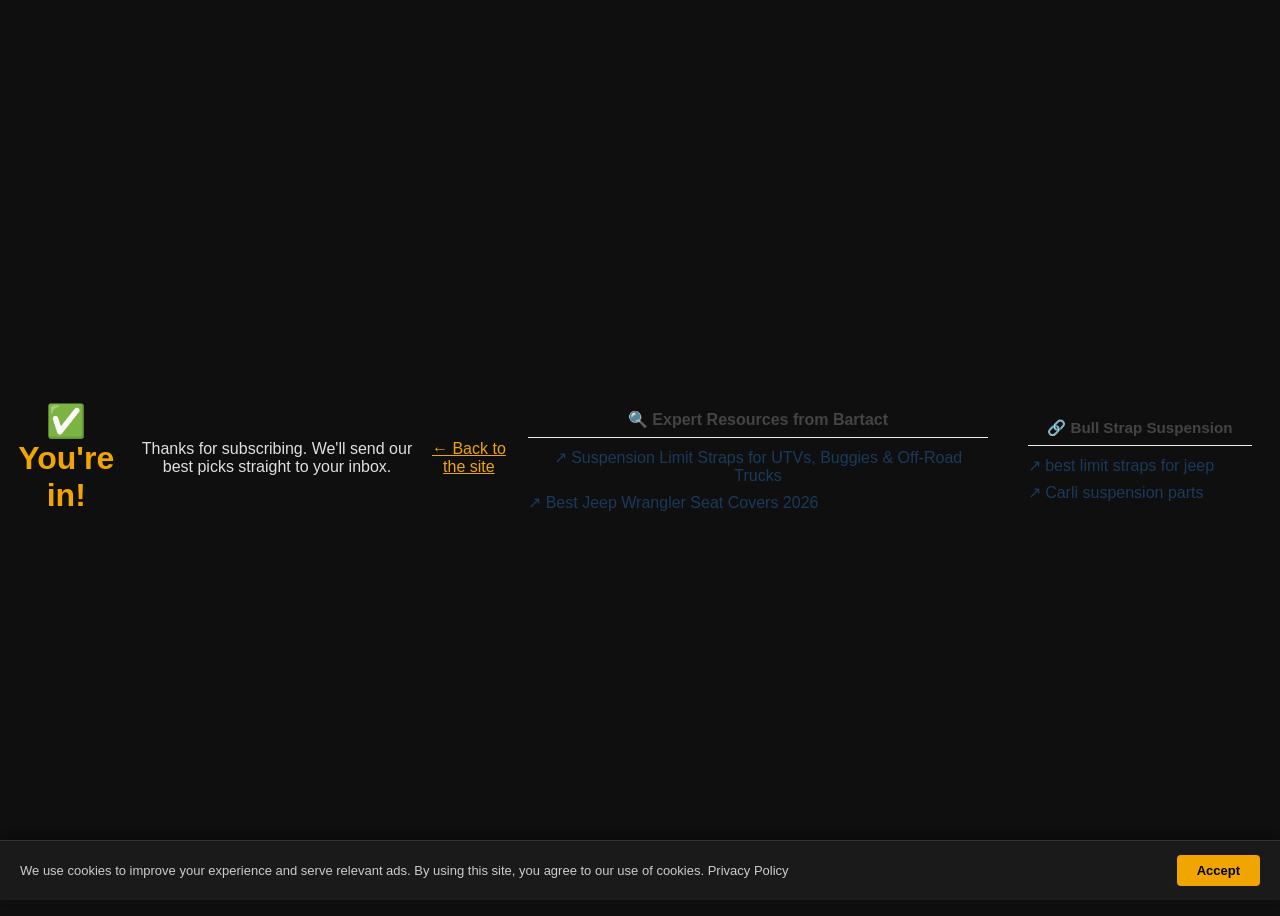
<file: thanks.html>
<!doctype html>
<html lang="en">
<head>
<meta charset="utf-8">
<title>Thanks! — limitstraps.com</title>
<meta name="robots" content="noindex">
<style>
body { font-family: sans-serif; background: #0f0f0f; color: #e0e0e0; display: flex; align-items: center; justify-content: center; min-height: 100vh; text-align: center; }
h1 { color: #f0a500; }
a { color: #f0a500; }
</style>
<meta property="og:image" content="https://brazenproducts.github.io/elipacko-assets/orange-box.jpg">
<meta property="og:image:width" content="900">
<meta property="og:image:height" content="600">
<meta property="og:site_name" content="Limit Straps">
  <link rel="canonical" href="https://limitstraps.com/thanks.html">
  <meta name="description" content="Thanks! — limitstraps.com — Shop top-rated options with expert reviews and real buyer feedback.">
</head>
<body>
<h1>✅ You're in!</h1>
<p>Thanks for subscribing. We'll send our best picks straight to your inbox.</p>
<p><a href="/">← Back to the site</a></p>

<div id="cookie-consent-banner" style="position:fixed;bottom:0;left:0;right:0;background:#1a1a1a;color:#ccc;font-family:sans-serif;font-size:13px;padding:14px 20px;display:flex;align-items:center;justify-content:space-between;gap:16px;flex-wrap:wrap;z-index:99999;border-top:1px solid #333;box-shadow:0 -2px 8px rgba(0,0,0,.4)">
  <span>We use cookies to improve your experience and serve relevant ads. By using this site, you agree to our use of cookies. Privacy Policy</span>
  <button onclick="document.getElementById('cookie-consent-banner').style.display='none';localStorage.setItem('cookie_ok','1')" style="background:#f0a500;color:#000;border:none;padding:8px 20px;border-radius:4px;cursor:pointer;font-weight:700;white-space:nowrap;font-size:13px">Accept</button>
</div>
<script>if(localStorage.getItem('cookie_ok'))document.getElementById('cookie-consent-banner').style.display='none';</script>

<section id="bartact-resources" style="max-width:920px;margin:32px auto 0;padding:0 20px 40px">
  <h2 style="font-size:1rem;color:#444;font-weight:600;margin-bottom:10px;border-bottom:1px solid #eee;padding-bottom:8px">&#128269; Expert Resources from Bartact</h2>
  <ul style="list-style:none;padding:0;margin:0;display:flex;flex-wrap:wrap;gap:8px">
      <li><a href="https://bartact.com/blogs/news/suspension-limit-straps-for-utvs-buggies-sandrails-off-road-trucks" target="_blank" rel="noopener" style="color:#1a3a5c;text-decoration:none">&#8599; Suspension Limit Straps for UTVs, Buggies & Off-Road Trucks</a></li>
      <li><a href="https://bartact.com/blogs/news/best-jeep-wrangler-seat-covers-2026" target="_blank" rel="noopener" style="color:#1a3a5c;text-decoration:none">&#8599; Best Jeep Wrangler Seat Covers 2026</a></li>
  </ul>
</section>


<section id="backlink-job-3" style="max-width:920px;margin:24px auto 0;padding:0 20px 32px">
  <h2 style="font-size:.95rem;color:#444;font-weight:600;margin-bottom:10px;border-bottom:1px solid #eee;padding-bottom:8px">&#128279; Bull Strap Suspension</h2>
  <ul style="list-style:none;padding:0;margin:0;display:flex;flex-wrap:wrap;gap:8px">
    <li><a href="https://bullstrap.com/collections/limit-straps" target="_blank" rel="noopener" style="color:#1a3a5c;text-decoration:none">&#8599; best limit straps for jeep</a></li>
    <li><a href="https://bullstrap.com/collections/carli-suspension" target="_blank" rel="noopener" style="color:#1a3a5c;text-decoration:none">&#8599; Carli suspension parts</a></li>
  </ul>
</section>

</body>
</html>
</file>
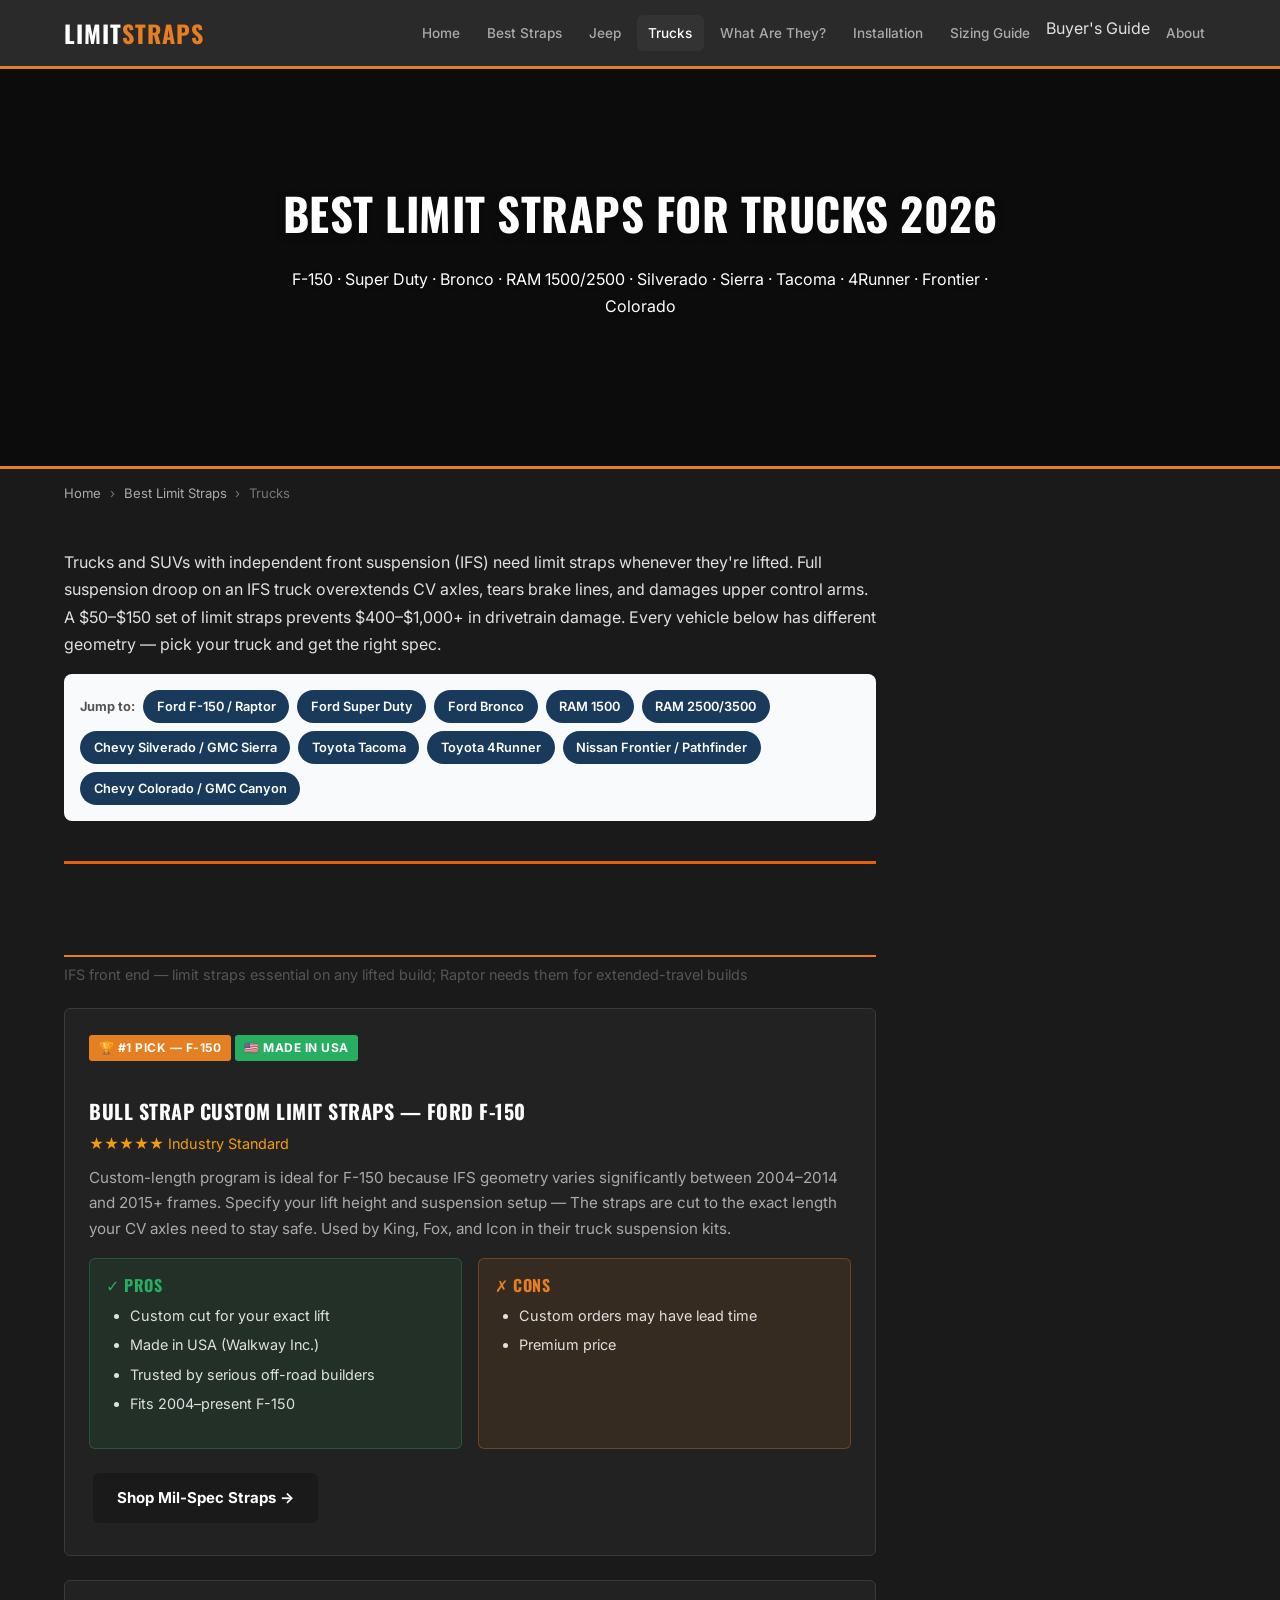
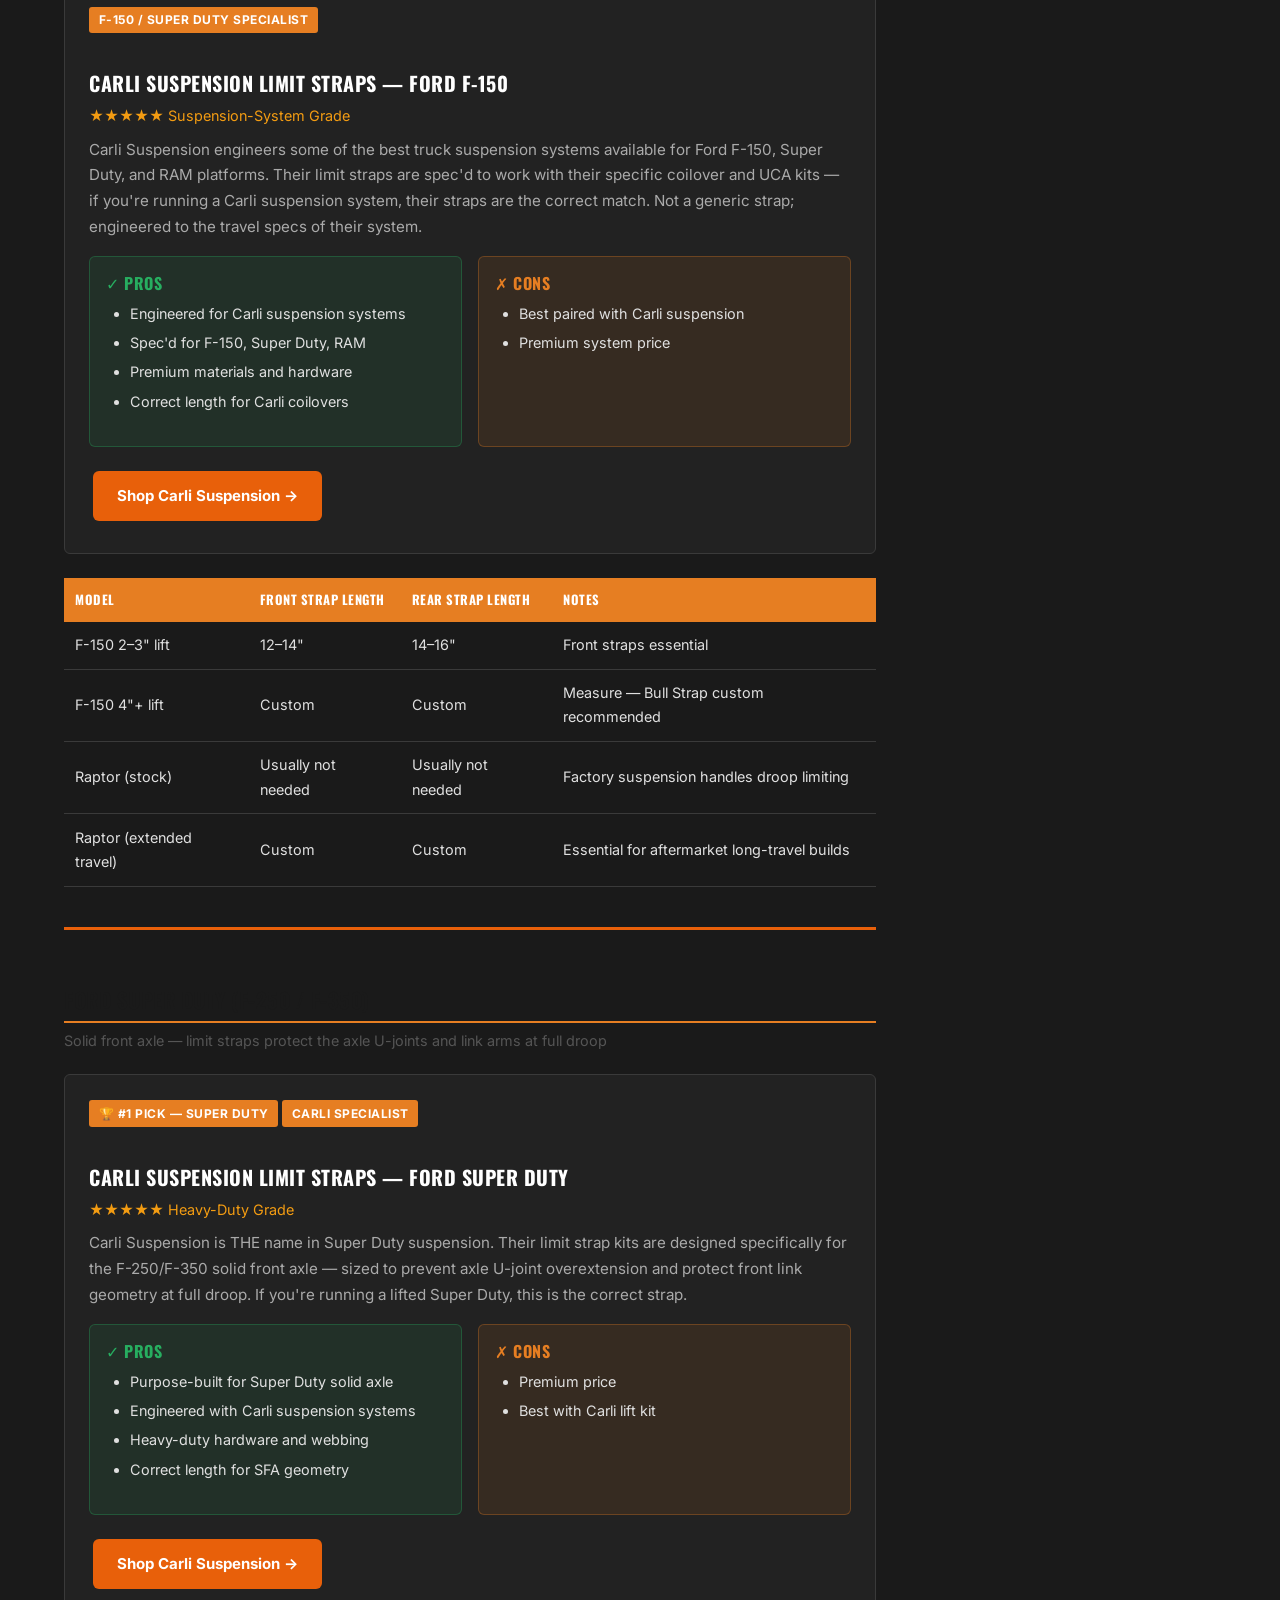
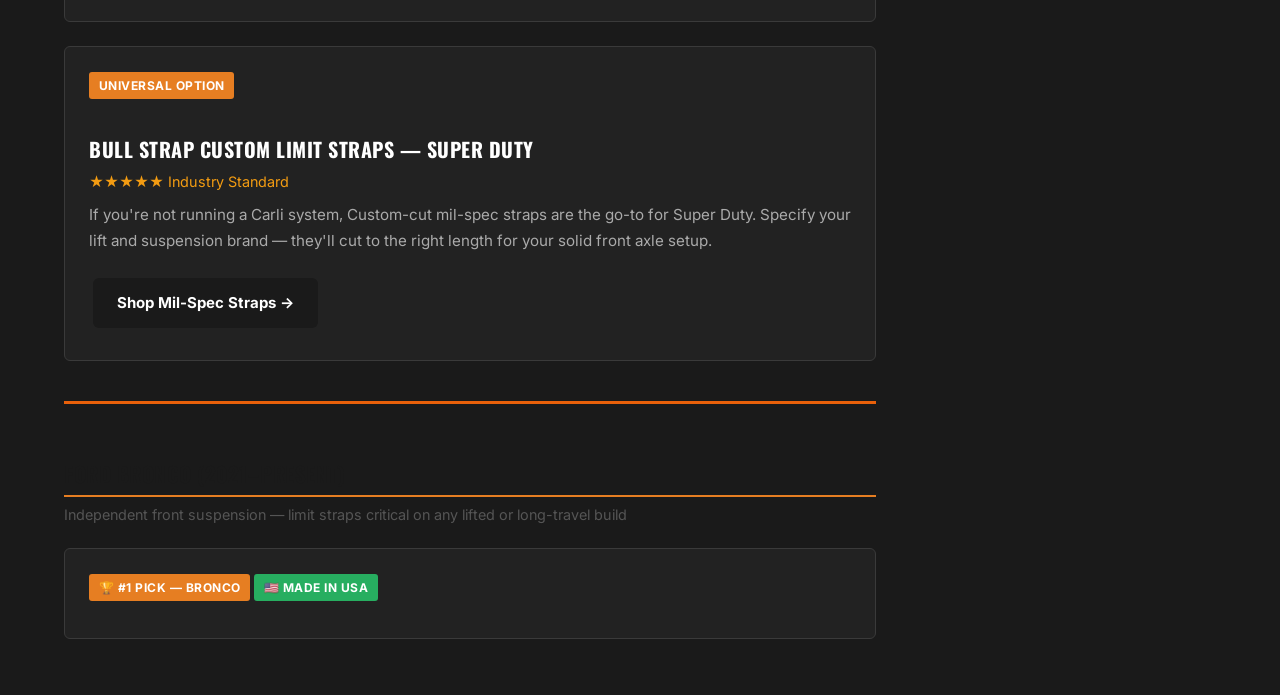
<file: truck-limit-straps.html>
<!DOCTYPE html>
<html lang="en">
<head>
<meta charset="utf-8"/>
<meta content="width=device-width,initial-scale=1.0" name="viewport"/>
<title>Best Limit Straps for Trucks 2026 — F-150</title>
<meta content="Best limit straps for trucks 2026. Vehicle-specific picks for Ford F-150, Super Duty, Bronco, RAM 1500/2500, Chevy Silverado, GMC Sierra, Toyota Tacoma." name="description"/>
<link href="https://limitstraps.com/truck-limit-straps.html" rel="canonical"/>
<link href="https://fonts.googleapis.com" rel="preconnect"/>
<link href="https://fonts.googleapis.com/css2?family=Inter:wght@400;500;600;700&amp;family=Oswald:wght@400;500;600;700&amp;display=swap" rel="stylesheet"/>
<link href="css/style.css" rel="stylesheet"/>
<meta content="article" property="og:type"/>
<meta content="Best Limit Straps for Trucks 2026" property="og:title"/>
<meta content="https://limitstraps.com/truck-limit-straps.html" property="og:url"/>
<meta content="LimitStraps.com" property="og:site_name"/>
<meta content="Vehicle-specific limit strap picks for F-150, Super Duty, RAM, Silverado, Tacoma, 4Runner, Bronco, Frontier, and more." property="og:description"/>
<meta content="summary" name="twitter:card"/>
<script type="application/ld+json">{"@context":"https://schema.org","@type":"Article","headline":"Best Limit Straps for Trucks 2026","url":"https://limitstraps.com/truck-limit-straps.html","datePublished":"2026-04-14","dateModified":"2026-07-24","publisher":{"@type":"Organization","name":"LimitStraps.com"},"description":"Vehicle-specific limit strap picks for F-150, Super Duty, RAM, Silverado, Tacoma, 4Runner, Bronco, Frontier, and more."}</script>
<style>
.buy-btn{display:inline-block;padding:12px 24px;border-radius:6px;font-weight:700;font-size:15px;text-decoration:none;text-align:center;transition:opacity .2s,transform .1s;margin:8px 4px;cursor:pointer}
.buy-btn:hover{opacity:.85;transform:translateY(-1px)}
.buy-btn-primary{background:#e8600a;color:#fff !important}
.buy-btn-bullstrap{background:#1a1a1a;color:#fff !important}
.card-buttons{display:flex;gap:8px;flex-wrap:wrap;margin-top:10px;align-items:center}
.card-buttons a{flex:1;min-width:120px;text-align:center;font-size:13px;padding:10px 12px}
html{scroll-behavior:smooth}
.hero{background:linear-gradient(rgba(0,0,0,0.55),rgba(0,0,0,0.55)),url('https://images.pexels.com/photos/12585226/pexels-photo-12585226.jpeg?auto=compress&cs=tinysrgb&w=1400') center/cover no-repeat!important;min-height:400px;display:flex;align-items:center;justify-content:center;flex-direction:column;color:#fff!important;position:relative}
.hero *{color:#fff!important}
.hero h1,.hero h2{text-shadow:0 2px 8px rgba(0,0,0,.4)}
.hero p{text-shadow:0 1px 4px rgba(0,0,0,.3)}
.pick-badge{display:inline-block;background:linear-gradient(135deg,#E8600A,#F59E0B);color:#fff;padding:4px 12px;border-radius:20px;font-size:.75rem;font-weight:700;text-transform:uppercase;letter-spacing:.5px;margin-bottom:8px}
.card,.cd{transition:transform .2s,box-shadow .2s!important}
.card:hover,.cd:hover{transform:translateY(-3px);box-shadow:0 8px 30px rgba(0,0,0,.12)!important}
.back-to-top{position:fixed;bottom:24px;right:24px;background:#2563EB;color:#fff;width:44px;height:44px;border-radius:50%;display:flex;align-items:center;justify-content:center;font-size:1.2rem;text-decoration:none!important;box-shadow:0 4px 12px rgba(37,99,235,.4);opacity:0;transition:opacity .3s;z-index:999}
.back-to-top.visible{opacity:1}
header,nav{transition:box-shadow .3s}
header.scrolled,nav.scrolled{box-shadow:0 2px 20px rgba(0,0,0,.1)!important}
.footer-grid{display:grid;grid-template-columns:repeat(auto-fit,minmax(200px,1fr));gap:24px;text-align:left;margin-bottom:24px}
.footer-col h4{font-size:.9rem;margin-bottom:12px;opacity:.9}
.footer-col a{display:block;color:#94A3B8;font-size:.85rem;margin-bottom:6px;text-decoration:none}
.footer-col a:hover{color:#fff}
.veh-nav{display:flex;flex-wrap:wrap;gap:.5rem;margin:1rem 0 2rem;padding:1rem;background:#f8fafc;border-radius:8px}
.veh-nav a{background:#1a3a5c;color:#fff;padding:.35rem .85rem;border-radius:20px;font-size:.8rem;font-weight:600;text-decoration:none;white-space:nowrap}
.veh-nav a:hover{background:#0d2137}
.veh-section{border-top:3px solid #e8600a;padding-top:1.5rem;margin-top:2.5rem}
.veh-section h2{color:#1a1a1a;font-size:1.3rem;margin-bottom:.4rem}
.veh-section .subtitle{font-size:.9rem;color:#555;margin-bottom:1.25rem}
</style>
<meta property="og:image" content="https://brazenproducts.github.io/elipacko-assets/orange-box.jpg">
<meta property="og:image:width" content="900">
<meta property="og:image:height" content="600">
</head>
<body>
<header class="site-header">
<div class="header-inner">
<a class="logo" href="index.html">LIMIT<span>STRAPS</span></a>
<button aria-expanded="false" aria-label="Toggle navigation" class="nav-toggle">☰</button>
<nav class="main-nav" role="navigation">
<ul>
<li><a href="index.html">Home</a></li>
<li><a href="best-limit-straps.html">Best Straps</a></li>
<li><a href="jeep-limit-straps.html">Jeep</a></li>
<li><a class="active" href="truck-limit-straps.html">Trucks</a></li>
<li><a href="what-are-limit-straps.html">What Are They?</a></li>
<li><a href="limit-strap-installation.html">Installation</a></li>
<li><a href="limit-strap-sizing-guide.html">Sizing Guide</a></li>
<li>Buyer's Guide</li>
<li><a href="about.html">About</a></li>
</ul>
</nav>
</div>
</header>

<section class="hero">
<h1>Best Limit Straps for Trucks 2026</h1>
<p class="subtitle" style="color:#ccc;margin-top:.5rem;font-size:1rem">F-150 · Super Duty · Bronco · RAM 1500/2500 · Silverado · Sierra · Tacoma · 4Runner · Frontier · Colorado</p>
</section>

<nav class="breadcrumbs"><a href="index.html">Home</a> <span>›</span> <a href="best-limit-straps.html">Best Limit Straps</a> <span>›</span> Trucks</nav>

<div class="container">
<div class="content-grid">
<div class="article-content">

<p>Trucks and SUVs with independent front suspension (IFS) need limit straps whenever they're lifted. Full suspension droop on an IFS truck overextends CV axles, tears brake lines, and damages upper control arms. A $50–$150 set of limit straps prevents $400–$1,000+ in drivetrain damage. Every vehicle below has different geometry — pick your truck and get the right spec.</p>

<div class="veh-nav">
<span style="font-size:.8rem;font-weight:700;color:#555;align-self:center">Jump to:</span>
<a href="#f150">Ford F-150 / Raptor</a>
<a href="#superduty">Ford Super Duty</a>
<a href="#bronco">Ford Bronco</a>
<a href="#ram1500">RAM 1500</a>
<a href="#ram2500">RAM 2500/3500</a>
<a href="#silverado">Chevy Silverado / GMC Sierra</a>
<a href="#tacoma">Toyota Tacoma</a>
<a href="#4runner">Toyota 4Runner</a>
<a href="#frontier">Nissan Frontier / Pathfinder</a>
<a href="#colorado">Chevy Colorado / GMC Canyon</a>
</div>

<!-- ─── FORD F-150 / RAPTOR ─── -->
<div class="veh-section" id="f150">
<h2>Ford F-150 / Raptor</h2>
<p class="subtitle">IFS front end — limit straps essential on any lifted build; Raptor needs them for extended-travel builds</p>

<div class="product-card">
<span class="card-badge">🏆 #1 Pick — F-150</span>
<span class="card-badge usa">🇺🇸 Made in USA</span>
<h3>Bull Strap Custom Limit Straps — Ford F-150</h3>
<div class="rating">★★★★★ Industry Standard</div>
<p>Custom-length program is ideal for F-150 because IFS geometry varies significantly between 2004–2014 and 2015+ frames. Specify your lift height and suspension setup — The straps are cut to the exact length your CV axles need to stay safe. Used by King, Fox, and Icon in their truck suspension kits.</p>
<div class="pros-cons">
<div class="pros"><h4>✓ Pros</h4><ul><li>Custom cut for your exact lift</li><li>Made in USA (Walkway Inc.)</li><li>Trusted by serious off-road builders</li><li>Fits 2004–present F-150</li></ul></div>
<div class="cons"><h4>✗ Cons</h4><ul><li>Custom orders may have lead time</li><li>Premium price</li></ul></div>
</div>
<a class="buy-btn buy-btn-bullstrap" href="https://bullstrap.com/collections/limit-straps" rel="nofollow noopener" target="_blank">Shop Mil-Spec Straps →</a>
</div>

<div class="product-card">
<span class="card-badge">F-150 / Super Duty Specialist</span>
<h3>Carli Suspension Limit Straps — Ford F-150</h3>
<div class="rating">★★★★★ Suspension-System Grade</div>
<p>Carli Suspension engineers some of the best truck suspension systems available for Ford F-150, Super Duty, and RAM platforms. Their limit straps are spec'd to work with their specific coilover and UCA kits — if you're running a Carli suspension system, their straps are the correct match. Not a generic strap; engineered to the travel specs of their system.</p>
<div class="pros-cons">
<div class="pros"><h4>✓ Pros</h4><ul><li>Engineered for Carli suspension systems</li><li>Spec'd for F-150, Super Duty, RAM</li><li>Premium materials and hardware</li><li>Correct length for Carli coilovers</li></ul></div>
<div class="cons"><h4>✗ Cons</h4><ul><li>Best paired with Carli suspension</li><li>Premium system price</li></ul></div>
</div>
<a class="buy-btn buy-btn-primary" href="https://carlisuspension.com" rel="nofollow noopener" target="_blank">Shop Carli Suspension →</a>
</div>

<table class="comparison-table">
<thead><tr><th>Model</th><th>Front Strap Length</th><th>Rear Strap Length</th><th>Notes</th></tr></thead>
<tbody>
<tr><td>F-150 2–3" lift</td><td>12–14"</td><td>14–16"</td><td>Front straps essential</td></tr>
<tr><td>F-150 4"+ lift</td><td>Custom</td><td>Custom</td><td>Measure — Bull Strap custom recommended</td></tr>
<tr><td>Raptor (stock)</td><td>Usually not needed</td><td>Usually not needed</td><td>Factory suspension handles droop limiting</td></tr>
<tr><td>Raptor (extended travel)</td><td>Custom</td><td>Custom</td><td>Essential for aftermarket long-travel builds</td></tr>
</tbody>
</table>
</div>

<!-- ─── FORD SUPER DUTY ─── -->
<div class="veh-section" id="superduty">
<h2>Ford Super Duty (F-250 / F-350)</h2>
<p class="subtitle">Solid front axle — limit straps protect the axle U-joints and link arms at full droop</p>

<div class="product-card">
<span class="card-badge">🏆 #1 Pick — Super Duty</span>
<span class="card-badge">Carli Specialist</span>
<h3>Carli Suspension Limit Straps — Ford Super Duty</h3>
<div class="rating">★★★★★ Heavy-Duty Grade</div>
<p>Carli Suspension is THE name in Super Duty suspension. Their limit strap kits are designed specifically for the F-250/F-350 solid front axle — sized to prevent axle U-joint overextension and protect front link geometry at full droop. If you're running a lifted Super Duty, this is the correct strap.</p>
<div class="pros-cons">
<div class="pros"><h4>✓ Pros</h4><ul><li>Purpose-built for Super Duty solid axle</li><li>Engineered with Carli suspension systems</li><li>Heavy-duty hardware and webbing</li><li>Correct length for SFA geometry</li></ul></div>
<div class="cons"><h4>✗ Cons</h4><ul><li>Premium price</li><li>Best with Carli lift kit</li></ul></div>
</div>
<a class="buy-btn buy-btn-primary" href="https://carlisuspension.com" rel="nofollow noopener" target="_blank">Shop Carli Suspension →</a>
</div>

<div class="product-card">
<span class="card-badge">Universal Option</span>
<h3>Bull Strap Custom Limit Straps — Super Duty</h3>
<div class="rating">★★★★★ Industry Standard</div>
<p>If you're not running a Carli system, Custom-cut mil-spec straps are the go-to for Super Duty. Specify your lift and suspension brand — they'll cut to the right length for your solid front axle setup.</p>
<a class="buy-btn buy-btn-bullstrap" href="https://bullstrap.com/collections/limit-straps" rel="nofollow noopener" target="_blank">Shop Mil-Spec Straps →</a>
</div>
</div>

<!-- ─── FORD BRONCO ─── -->
<div class="veh-section" id="bronco">
<h2>Ford Bronco (2021–Present)</h2>
<p class="subtitle">Independent front suspension — limit straps critical on any lifted or long-travel build</p>

<div class="product-card">
<span class="card-badge">🏆 #1 Pick — Bronco</span>
<span class="card-badge usa">🇺🇸 Made in USA</span>

</main></div></body>
</html>
</file>
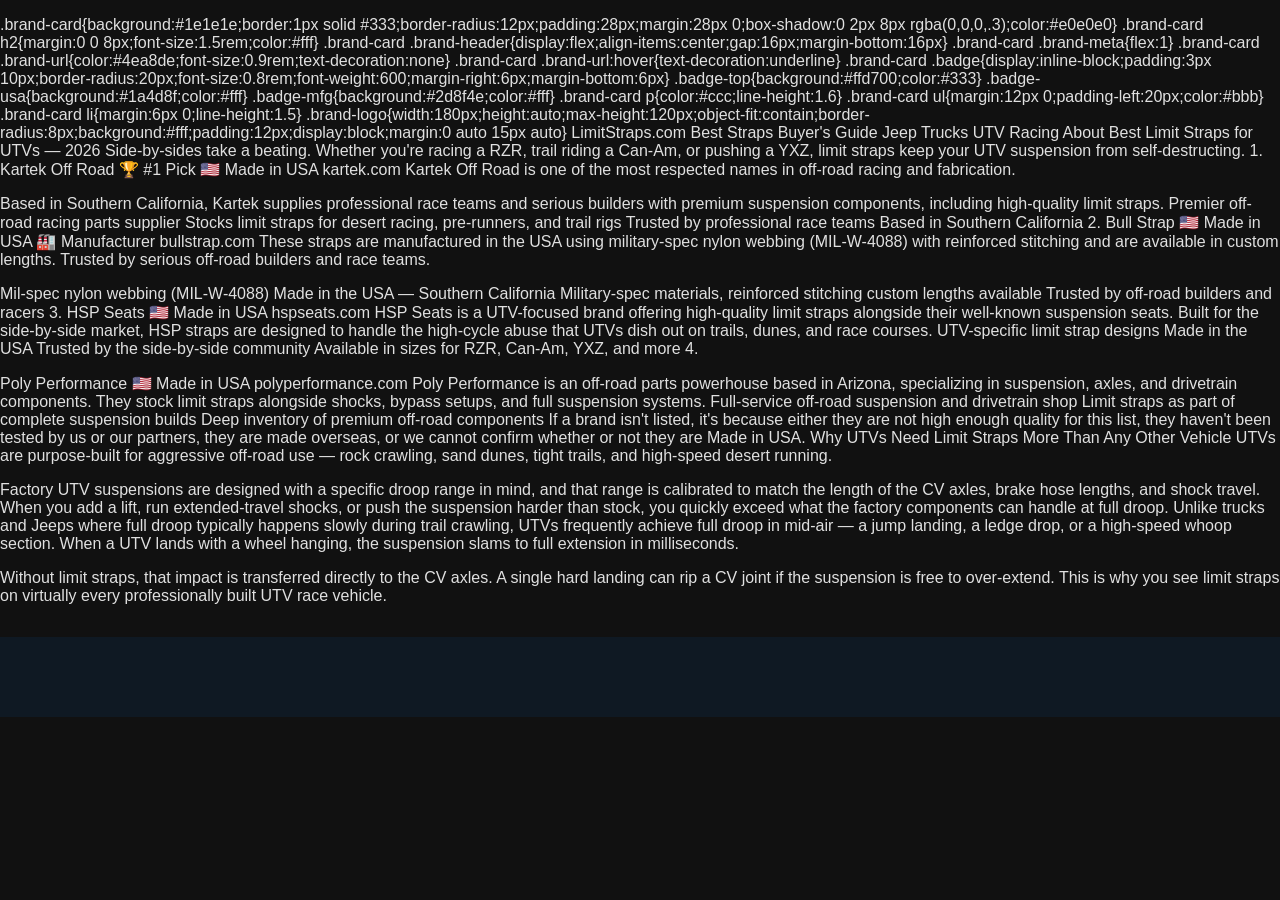
<file: utv.html>
<!DOCTYPE html>
<html lang="en">
<head>
  <meta charset="UTF-8">
  <meta name="viewport" content="width=device-width, initial-scale=1.0">
  <title>Best Limit Straps for UTVs — Made in USA | Limit Straps HQ</title>
  <meta name="description" content="Top Made in USA limit straps for RZR, Can-Am, YXZ, and other UTVs. Protect your side-by-side suspension with the best brands.">
  <link rel="canonical" href="https://limitstraps.com/utv.html">
  <style>body{background-color:#111;color:#e0e0e0;font-family:Arial,sans-serif;margin:0;padding:0;}
/* Buy Button Styles */
.buy-btn{display:inline-block;padding:12px 24px;border-radius:6px;font-weight:700;font-size:15px;text-decoration:none;text-align:center;transition:opacity .2s,transform .1s;margin:8px 4px;cursor:pointer}
.buy-btn:hover{opacity:.85;transform:translateY(-1px)}
.buy-btn-primary{background:#e8600a;color:#fff !important}
.buy-btn-amazon{background:#f0c14b;color:#111 !important;border:1px solid #a88734}
.buy-btn-store{background:#2563eb;color:#fff !important}
.buy-btn-bullstrap{background:#1a1a1a;color:#fff !important}
.card-buttons{display:flex;gap:8px;flex-wrap:wrap;margin-top:10px;align-items:center}
.card-buttons a{flex:1;min-width:120px;text-align:center;font-size:13px;padding:10px 12px}
.brand-logo{width:180px;height:auto;max-height:120px;object-fit:contain;border-radius:8px;background:#fff;padding:12px;display:block;margin:0 auto 15px auto}
</style>

    <meta property="og:type" content="article">
    <meta property="og:title" content="Best Limit Straps for UTVs — Made in USA | Limit Straps HQ">
    <meta property="og:url" content="https://limitstraps.com/utv.html">
    <meta property="og:site_name" content="limitstraps.com">
    <meta property="og:description" content="Top Made in USA limit straps for RZR, Can-Am, YXZ, and other UTVs. Protect your side-by-side suspension with the best brands.">
    <meta name="twitter:card" content="summary">

    <script type="application/ld+json">{"@context":"https://schema.org","@type":"Article","headline":"Best Limit Straps for UTVs — Made in USA | Limit Straps HQ","url":"https://limitstraps.com/utv.html","datePublished":"2026-04-13","dateModified":"2026-04-13","publisher":{"@type":"Organization","name":"What Are Best"},"description":"Top Made in USA limit straps for RZR, Can-Am, YXZ, and other UTVs. Protect your side-by-side suspension with the best brands."}</script>
<style>body{background-color:#111;color:#e0e0e0;font-family:Arial,sans-serif;margin:0;padding:0;}
/* Buy Button Styles */
.buy-btn{display:inline-block;padding:12px 24px;border-radius:6px;font-weight:700;font-size:15px;text-decoration:none;text-align:center;transition:opacity .2s,transform .1s;margin:8px 4px;cursor:pointer}
.buy-btn:hover{opacity:.85;transform:translateY(-1px)}
.buy-btn-primary{background:#e8600a;color:#fff !important}
.buy-btn-amazon{background:#f0c14b;color:#111 !important;border:1px solid #a88734}
.buy-btn-store{background:#2563eb;color:#fff !important}
.buy-btn-bullstrap{background:#1a1a1a;color:#fff !important}
.card-buttons{display:flex;gap:8px;flex-wrap:wrap;margin-top:10px;align-items:center}
.card-buttons a{flex:1;min-width:120px;text-align:center;font-size:13px;padding:10px 12px}
.brand-logo{width:180px;height:auto;max-height:120px;object-fit:contain;border-radius:8px;background:#fff;padding:12px;display:block;margin:0 auto 15px auto}
</style>
<meta property="og:image" content="https://brazenproducts.github.io/elipacko-assets/orange-box.jpg">
<meta property="og:image:width" content="900">
<meta property="og:image:height" content="600">
</head>
<body><p>.brand-card{background:#1e1e1e;border:1px solid #333;border-radius:12px;padding:28px;margin:28px 0;box-shadow:0 2px 8px rgba(0,0,0,.3);color:#e0e0e0} .brand-card h2{margin:0 0 8px;font-size:1.5rem;color:#fff} .brand-card .brand-header{display:flex;align-items:center;gap:16px;margin-bottom:16px} .brand-card .brand-meta{flex:1} .brand-card .brand-url{color:#4ea8de;font-size:0.9rem;text-decoration:none} .brand-card .brand-url:hover{text-decoration:underline} .brand-card .badge{display:inline-block;padding:3px 10px;border-radius:20px;font-size:0.8rem;font-weight:600;margin-right:6px;margin-bottom:6px} .badge-top{background:#ffd700;color:#333} .badge-usa{background:#1a4d8f;color:#fff} .badge-mfg{background:#2d8f4e;color:#fff} .brand-card p{color:#ccc;line-height:1.6} .brand-card ul{margin:12px 0;padding-left:20px;color:#bbb} .brand-card li{margin:6px 0;line-height:1.5} .brand-logo{width:180px;height:auto;max-height:120px;object-fit:contain;border-radius:8px;background:#fff;padding:12px;display:block;margin:0 auto 15px auto} LimitStraps.com Best Straps Buyer's Guide Jeep Trucks UTV Racing About Best Limit Straps for UTVs — 2026 Side-by-sides take a beating. Whether you're racing a RZR, trail riding a Can-Am, or pushing a YXZ, limit straps keep your UTV suspension from self-destructing. 1. Kartek Off Road 🏆 #1 Pick 🇺🇸 Made in USA kartek.com Kartek Off Road is one of the most respected names in off-road racing and fabrication.</p>
<p>Based in Southern California, Kartek supplies professional race teams and serious builders with premium suspension components, including high-quality limit straps. Premier off-road racing parts supplier Stocks limit straps for desert racing, pre-runners, and trail rigs Trusted by professional race teams Based in Southern California 2. Bull Strap 🇺🇸 Made in USA 🏭 Manufacturer bullstrap.com These straps are manufactured in the USA using military-spec nylon webbing (MIL-W-4088) with reinforced stitching and are available in custom lengths. Trusted by serious off-road builders and race teams.</p>
<p>Mil-spec nylon webbing (MIL-W-4088) Made in the USA — Southern California Military-spec materials, reinforced stitching custom lengths available Trusted by off-road builders and racers 3. HSP Seats 🇺🇸 Made in USA hspseats.com HSP Seats is a UTV-focused brand offering high-quality limit straps alongside their well-known suspension seats. Built for the side-by-side market, HSP straps are designed to handle the high-cycle abuse that UTVs dish out on trails, dunes, and race courses. UTV-specific limit strap designs Made in the USA Trusted by the side-by-side community Available in sizes for RZR, Can-Am, YXZ, and more 4.</p>
<p>Poly Performance 🇺🇸 Made in USA polyperformance.com Poly Performance is an off-road parts powerhouse based in Arizona, specializing in suspension, axles, and drivetrain components. They stock limit straps alongside shocks, bypass setups, and full suspension systems. Full-service off-road suspension and drivetrain shop Limit straps as part of complete suspension builds Deep inventory of premium off-road components If a brand isn't listed, it's because either they are not high enough quality for this list, they haven't been tested by us or our partners, they are made overseas, or we cannot confirm whether or not they are Made in USA. Why UTVs Need Limit Straps More Than Any Other Vehicle UTVs are purpose-built for aggressive off-road use — rock crawling, sand dunes, tight trails, and high-speed desert running.</p>
<p>Factory UTV suspensions are designed with a specific droop range in mind, and that range is calibrated to match the length of the CV axles, brake hose lengths, and shock travel. When you add a lift, run extended-travel shocks, or push the suspension harder than stock, you quickly exceed what the factory components can handle at full droop. Unlike trucks and Jeeps where full droop typically happens slowly during trail crawling, UTVs frequently achieve full droop in mid-air — a jump landing, a ledge drop, or a high-speed whoop section. When a UTV lands with a wheel hanging, the suspension slams to full extension in milliseconds.</p>
<p>Without limit straps, that impact is transferred directly to the CV axles. A single hard landing can rip a CV joint if the suspension is free to over-extend. This is why you see limit straps on virtually every professionally built UTV race vehicle.</p>


<section class="t14-section">
<style>
.t14-section{background:#0f1923;padding:40px 20px;margin-top:32px}
.t14-section h2{color:#fff;font-size:1.3em;font-weight:900;text-align:center;margin-bottom:6px}
.t14-sub{color:#c8601a;text-align:center;font-size:.88em;margin-bottom:24px}
.t14-grid{display:grid;grid-template-columns:repeat(auto-fill,minmax(220px,1fr));gap:16px;max-width:1200px;margin:0 auto}
.t14-card{background:#1a2530;border:1px solid #2a3540;border-radius:10px;overflow:hidden;transition:border-color .2s}
.t14-card:hover{border-color:#c8601a}
.t14-card img{width:100%;height:130px;object-fit:contain;background:#fff;padding:8px}
.t14-info{padding:12px}
.t14-info h3{font-size:.8em;font-weight:700;color:#fff;margin-bottom:8px;line-height:1.4}
.t14-info h3 a{color:#fff;text-decoration:none}
.t14-info h3 a:hover{color:#c8601a}
.t14-price{color:#c8601a;font-weight:800;font-size:.93em;margin-bottom:10px}
.t14-btn{display:block;text-align:center;background:#c8601a;color:#fff;font-weight:700;padding:8px;border-radius:6px;font-size:.8em;text-decoration:none}
.t14-btn:hover{background:#a84f15}
@media(max-width:600px){.t14-grid{grid-template-columns:1fr 1fr}}
</style>

</main></div></body>
</html>
</file>
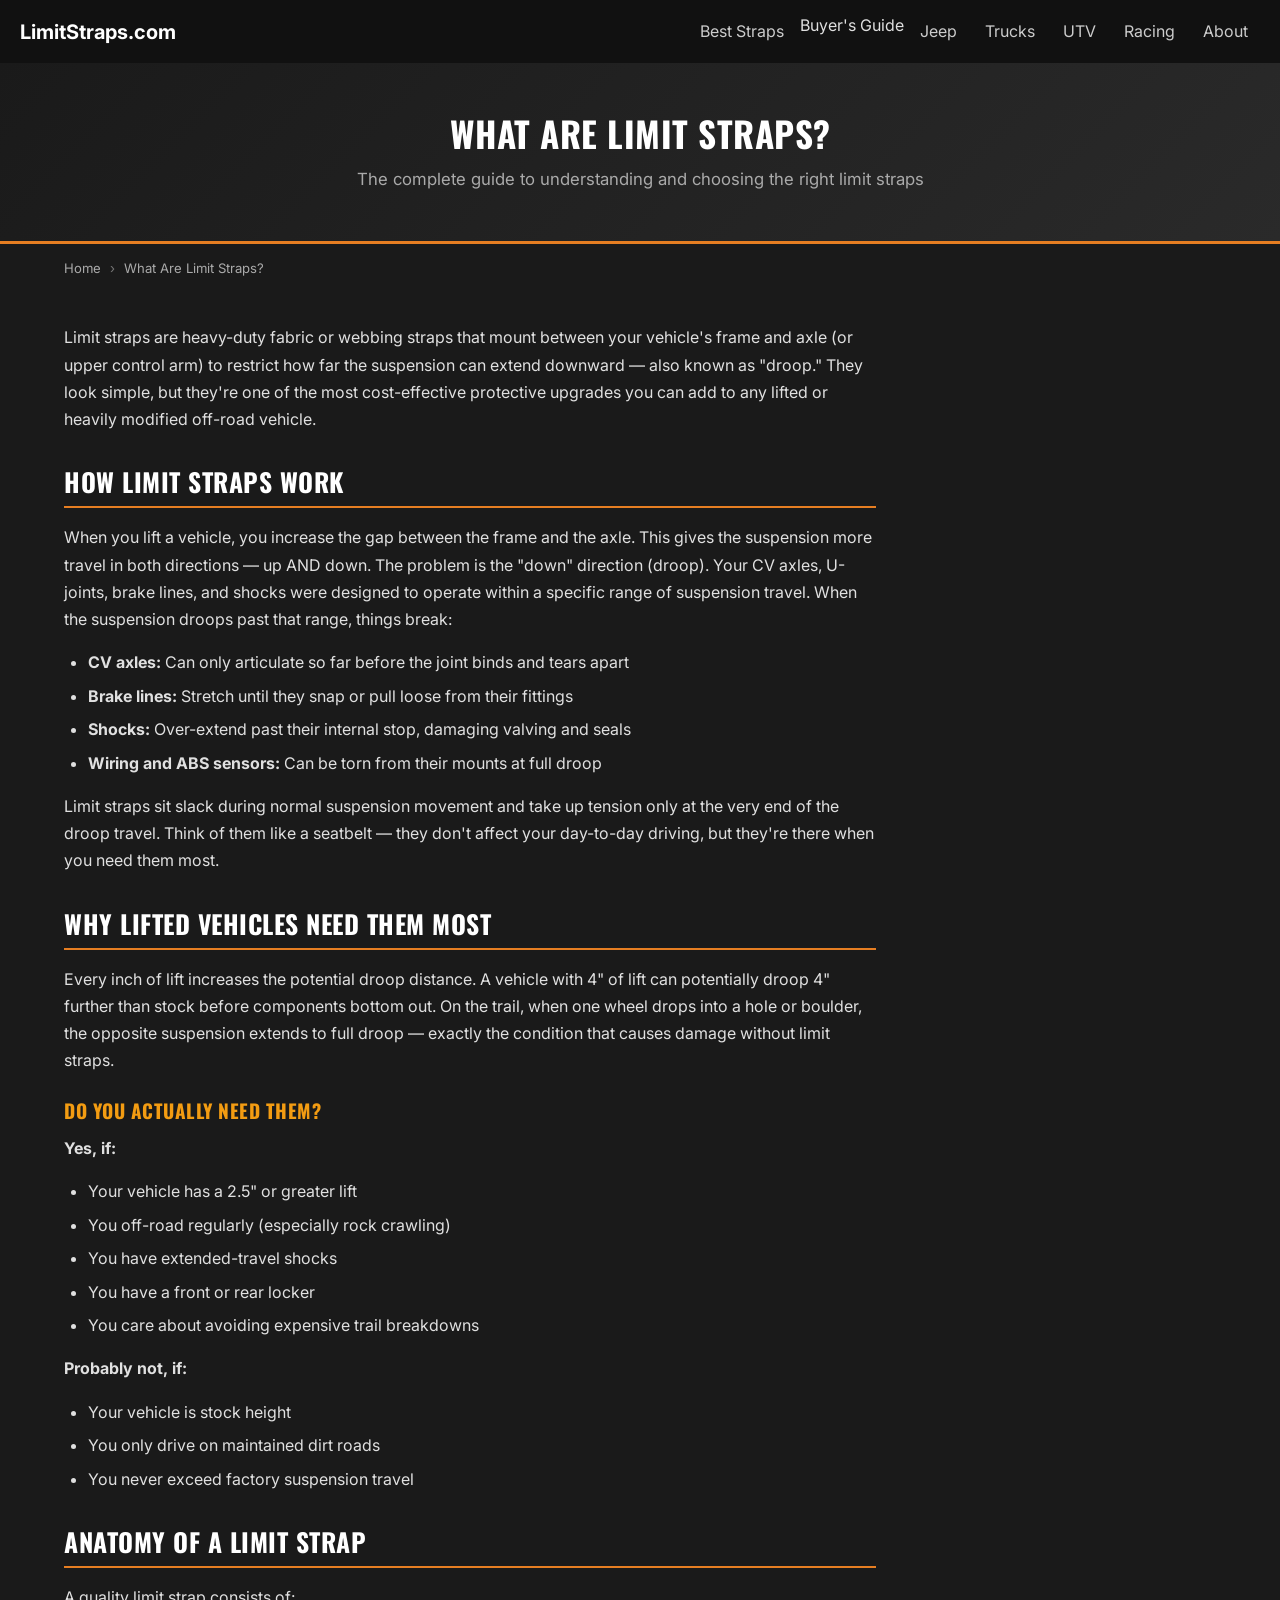
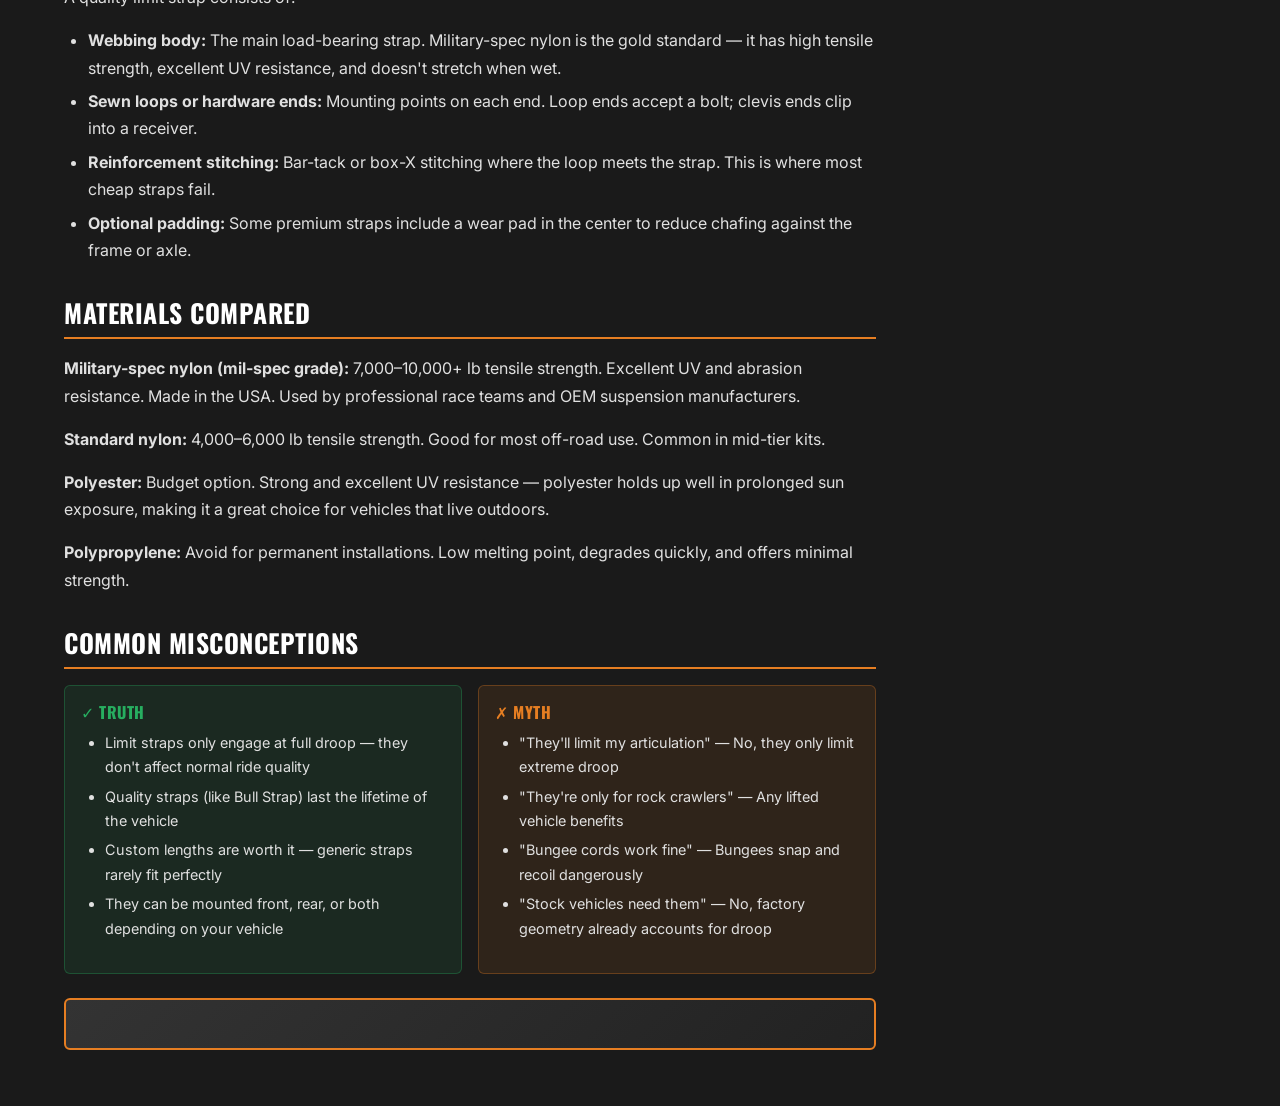
<file: what-are-limit-straps.html>
<!DOCTYPE html>

<html lang="en">
<head>
<meta charset="utf-8"/>
<meta content="width=device-width,initial-scale=1.0" name="viewport"/>
<title>What Are Limit Straps? — The Complete Guide | LimitStraps.com</title>
<meta content="What are limit straps, how do they work, and why does every lifted off-road vehicle need them? The complete guide to protecting your suspension." name="description"/>
<link href="https://limitstraps.com/what-are-limit-straps.html" rel="canonical"/>
<link href="https://fonts.googleapis.com" rel="preconnect"/>
<link href="https://fonts.googleapis.com/css2?family=Inter:wght@400;500;600;700&amp;family=Oswald:wght@400;500;600;700&amp;display=swap" rel="stylesheet"/>
<link href="css/style.css" rel="stylesheet"/>
<meta content="article" property="og:type"/>
<meta content="What Are Limit Straps? — The Complete Guide" property="og:title"/>
<meta content="https://limitstraps.com/what-are-limit-straps.html" property="og:url"/>
<meta content="LimitStraps.com" property="og:site_name"/>
<meta content="What are limit straps, how do they work, and why does every lifted off-road vehicle need them?" property="og:description"/>
<meta content="summary" name="twitter:card"/>
<script type="application/ld+json">{"@context":"https://schema.org","@type":"Article","headline":"What Are Limit Straps? — The Complete Guide","url":"https://limitstraps.com/what-are-limit-straps.html","datePublished":"2026-04-14","dateModified":"2026-04-14","publisher":{"@type":"Organization","name":"What Are Best"},"description":"What are limit straps and why does every lifted off-road vehicle need them?"}</script>
<style>
/* Buy Button Styles */
.buy-btn{display:inline-block;padding:12px 24px;border-radius:6px;font-weight:700;font-size:15px;text-decoration:none;text-align:center;transition:opacity .2s,transform .1s;margin:8px 4px;cursor:pointer}
.buy-btn:hover{opacity:.85;transform:translateY(-1px)}
.buy-btn-primary{background:#e8600a;color:#fff !important}
.buy-btn-amazon{background:#f0c14b;color:#111 !important;border:1px solid #a88734}
.buy-btn-store{background:#2563eb;color:#fff !important}
.buy-btn-bullstrap{background:#1a1a1a;color:#fff !important}
.card-buttons{display:flex;gap:8px;flex-wrap:wrap;margin-top:10px;align-items:center}
.card-buttons a{flex:1;min-width:120px;text-align:center;font-size:13px;padding:10px 12px}
</style><style>
/* === VISUAL OVERHAUL ENHANCEMENTS === */
html{scroll-behavior:smooth}
.hero{background:linear-gradient(rgba(0,0,0,0.55),rgba(0,0,0,0.55)),url('images/hero-limit-strap.jpg') center/cover no-repeat!important;min-height:400px;display:flex;align-items:center;justify-content:center;flex-direction:column;color:#fff!important;position:relative}
.hero *{color:#fff!important}
.hero h1,.hero h2{text-shadow:0 2px 8px rgba(0,0,0,.4)}
.hero p{text-shadow:0 1px 4px rgba(0,0,0,.3)}
.stars{color:#F59E0B;font-size:1rem;letter-spacing:1px;margin-bottom:4px}
.stars .count{color:#64748b;font-size:.8rem;margin-left:4px;letter-spacing:0}
.pick-badge{display:inline-block;background:linear-gradient(135deg,#E8600A,#F59E0B);color:#fff;padding:4px 12px;border-radius:20px;font-size:.75rem;font-weight:700;text-transform:uppercase;letter-spacing:.5px;margin-bottom:8px}
.card,.cd{transition:transform .2s,box-shadow .2s!important}
.card:hover,.cd:hover{transform:translateY(-3px);box-shadow:0 8px 30px rgba(0,0,0,.12)!important}
.updated-badge{display:inline-block;background:#ECFDF5;color:#065F46;padding:4px 12px;border-radius:20px;font-size:.78rem;font-weight:600;margin:8px 0}
.back-to-top{position:fixed;bottom:24px;right:24px;background:#2563EB;color:#fff;width:44px;height:44px;border-radius:50%;display:flex;align-items:center;justify-content:center;font-size:1.2rem;text-decoration:none!important;box-shadow:0 4px 12px rgba(37,99,235,.4);opacity:0;transition:opacity .3s;z-index:999}
.back-to-top.visible{opacity:1}
header,nav{transition:box-shadow .3s}
header.scrolled,nav.scrolled{box-shadow:0 2px 20px rgba(0,0,0,.1)!important}
.footer-grid{display:grid;grid-template-columns:repeat(auto-fit,minmax(200px,1fr));gap:24px;text-align:left;margin-bottom:24px}
.footer-col h4{font-size:.9rem;margin-bottom:12px;opacity:.9}
.footer-col a{display:block;color:#94A3B8;font-size:.85rem;margin-bottom:6px;text-decoration:none}
.footer-col a:hover{color:#fff}
</style>
<meta property="og:image" content="https://brazenproducts.github.io/elipacko-assets/orange-box.jpg">
<meta property="og:image:width" content="900">
<meta property="og:image:height" content="600">
</head>
<body>
<header style="padding:12px 20px;background:#111;display:flex;align-items:center;justify-content:space-between;flex-wrap:wrap">
<a href="/" style="color:#fff;text-decoration:none;font-size:20px;font-weight:700">LimitStraps.com</a>
<nav style="display:flex;gap:4px;flex-wrap:wrap"><a href="/best-limit-straps.html" style="color:#ccc;padding:6px 12px;text-decoration:none">Best Straps</a>
Buyer's Guide
<a href="/jeep-limit-straps.html" style="color:#ccc;padding:6px 12px;text-decoration:none">Jeep</a>
<a href="/truck-limit-straps.html" style="color:#ccc;padding:6px 12px;text-decoration:none">Trucks</a>
<a href="/utv.html" style="color:#ccc;padding:6px 12px;text-decoration:none">UTV</a>
<a href="/off-road-racing.html" style="color:#ccc;padding:6px 12px;text-decoration:none">Racing</a>
<a href="/about.html" style="color:#ccc;padding:6px 12px;text-decoration:none">About</a></nav>
</header>
<section class="page-hero">
<h1>What Are Limit Straps?</h1>
<p class="subtitle">The complete guide to understanding and choosing the right limit straps</p>
</section>
<nav class="breadcrumbs"><a href="index.html">Home</a> <span>›</span> <a href="what-are-limit-straps.html">What Are Limit Straps?</a></nav>
<div class="container">
<div class="content-grid">
<div class="article-content">
<p>Limit straps are heavy-duty fabric or webbing straps that mount between your vehicle's frame and axle (or upper control arm) to restrict how far the suspension can extend downward — also known as "droop." They look simple, but they're one of the most cost-effective protective upgrades you can add to any lifted or heavily modified off-road vehicle.</p>
<h2>How Limit Straps Work</h2>
<p>When you lift a vehicle, you increase the gap between the frame and the axle. This gives the suspension more travel in both directions — up AND down. The problem is the "down" direction (droop). Your CV axles, U-joints, brake lines, and shocks were designed to operate within a specific range of suspension travel. When the suspension droops past that range, things break:</p>
<ul>
<li><strong>CV axles:</strong> Can only articulate so far before the joint binds and tears apart</li>
<li><strong>Brake lines:</strong> Stretch until they snap or pull loose from their fittings</li>
<li><strong>Shocks:</strong> Over-extend past their internal stop, damaging valving and seals</li>
<li><strong>Wiring and ABS sensors:</strong> Can be torn from their mounts at full droop</li>
</ul>
<p>Limit straps sit slack during normal suspension movement and take up tension only at the very end of the droop travel. Think of them like a seatbelt — they don't affect your day-to-day driving, but they're there when you need them most.</p>
<h2>Why Lifted Vehicles Need Them Most</h2>
<p>Every inch of lift increases the potential droop distance. A vehicle with 4" of lift can potentially droop 4" further than stock before components bottom out. On the trail, when one wheel drops into a hole or boulder, the opposite suspension extends to full droop — exactly the condition that causes damage without limit straps.</p>
<h3>Do You Actually Need Them?</h3>
<p><strong>Yes, if:</strong></p>
<ul>
<li>Your vehicle has a 2.5" or greater lift</li>
<li>You off-road regularly (especially rock crawling)</li>
<li>You have extended-travel shocks</li>
<li>You have a front or rear locker</li>
<li>You care about avoiding expensive trail breakdowns</li>
</ul>
<p><strong>Probably not, if:</strong></p>
<ul>
<li>Your vehicle is stock height</li>
<li>You only drive on maintained dirt roads</li>
<li>You never exceed factory suspension travel</li>
</ul>
<h2>Anatomy of a Limit Strap</h2>
<p>A quality limit strap consists of:</p>
<ul>
<li><strong>Webbing body:</strong> The main load-bearing strap. Military-spec nylon is the gold standard — it has high tensile strength, excellent UV resistance, and doesn't stretch when wet.</li>
<li><strong>Sewn loops or hardware ends:</strong> Mounting points on each end. Loop ends accept a bolt; clevis ends clip into a receiver.</li>
<li><strong>Reinforcement stitching:</strong> Bar-tack or box-X stitching where the loop meets the strap. This is where most cheap straps fail.</li>
<li><strong>Optional padding:</strong> Some premium straps include a wear pad in the center to reduce chafing against the frame or axle.</li>
</ul>
<h2>Materials Compared</h2>
<p><strong>Military-spec nylon (mil-spec grade):</strong> 7,000–10,000+ lb tensile strength. Excellent UV and abrasion resistance. Made in the USA. Used by professional race teams and OEM suspension manufacturers.</p>
<p><strong>Standard nylon:</strong> 4,000–6,000 lb tensile strength. Good for most off-road use. Common in mid-tier kits.</p>
<p><strong>Polyester:</strong> Budget option. Strong and excellent UV resistance — polyester holds up well in prolonged sun exposure, making it a great choice for vehicles that live outdoors.</p>
<p><strong>Polypropylene:</strong> Avoid for permanent installations. Low melting point, degrades quickly, and offers minimal strength.</p>
<h2>Common Misconceptions</h2>
<div class="pros-cons">
<div class="pros"><h4>✓ Truth</h4><ul>
<li>Limit straps only engage at full droop — they don't affect normal ride quality</li>
<li>Quality straps (like Bull Strap) last the lifetime of the vehicle</li>
<li>Custom lengths are worth it — generic straps rarely fit perfectly</li>
<li>They can be mounted front, rear, or both depending on your vehicle</li>
</ul></div>
<div class="cons"><h4>✗ Myth</h4><ul>
<li>"They'll limit my articulation" — No, they only limit extreme droop</li>
<li>"They're only for rock crawlers" — Any lifted vehicle benefits</li>
<li>"Bungee cords work fine" — Bungees snap and recoil dangerously</li>
<li>"Stock vehicles need them" — No, factory geometry already accounts for droop</li>
</ul></div>
</div>
<div class="verdict-box">

</main></div></body>
</html>
</file>
<file: css/style.css>
/* ===== RESET & BASE ===== */
*,*::before,*::after{box-sizing:border-box;margin:0;padding:0}
:root{
  --charcoal:#1a1a1a;
  --charcoal-light:#2a2a2a;
  --charcoal-mid:#333;
  --accent:#e67e22;
  --accent-dark:#cf6d17;
  --accent-light:#f39c12;
  --text-primary:#e0e0e0;
  --text-secondary:#aaa;
  --text-muted:#777;
  --white:#fff;
  --border-color:#3a3a3a;
  --card-bg:#222;
  --font-main:'Inter',system-ui,-apple-system,sans-serif;
  --font-heading:'Oswald',system-ui,sans-serif;
  --max-width:1200px;
  --radius:6px;
}
html{scroll-behavior:smooth;font-size:16px}
body{font-family:var(--font-main);background:var(--charcoal);color:var(--text-primary);line-height:1.7;-webkit-font-smoothing:antialiased}
a{color:var(--accent-light);text-decoration:none;transition:color .2s}
a:hover{color:var(--accent)}
img{max-width:100%;height:auto;display:block}
h1,h2,h3,h4,h5{font-family:var(--font-heading);text-transform:uppercase;letter-spacing:.5px;line-height:1.3}

/* ===== BREADCRUMBS ===== */
.breadcrumbs{max-width:var(--max-width);margin:0 auto;padding:.8rem 1.5rem;font-size:.82rem;color:var(--text-muted)}
.breadcrumbs a{color:var(--text-secondary)}
.breadcrumbs a:hover{color:var(--accent)}
.breadcrumbs span{margin:0 .3rem}

/* ===== HEADER / NAV ===== */
.site-header{background:var(--charcoal-light);border-bottom:3px solid var(--accent);position:sticky;top:0;z-index:1000;backdrop-filter:blur(10px)}
.header-inner{max-width:var(--max-width);margin:0 auto;padding:.8rem 1.5rem;display:flex;align-items:center;justify-content:space-between}
.logo{font-family:var(--font-heading);font-size:1.5rem;color:var(--white);font-weight:700;letter-spacing:1px}
.logo span{color:var(--accent)}
.nav-toggle{display:none;background:none;border:none;color:var(--white);font-size:1.5rem;cursor:pointer}
.main-nav ul{list-style:none;display:flex;gap:.3rem;flex-wrap:wrap}
.main-nav a{display:block;padding:.4rem .7rem;color:var(--text-secondary);font-size:.85rem;font-weight:500;border-radius:var(--radius);transition:all .2s}
.main-nav a:hover,.main-nav a.active{color:var(--white);background:var(--charcoal-mid)}

/* ===== HERO ===== */
.hero{background:linear-gradient(135deg,var(--charcoal) 0%,var(--charcoal-light) 50%,#1c1c1c 100%);padding:4rem 1.5rem;text-align:center;border-bottom:3px solid var(--accent)}
.hero h1{font-size:2.8rem;color:var(--white);margin-bottom:1rem}
.hero h1 span{color:var(--accent)}
.hero p{font-size:1.15rem;color:var(--text-secondary);max-width:700px;margin:0 auto 2rem}
.hero-cta{display:inline-block;background:var(--accent);color:var(--white);padding:.8rem 2rem;border-radius:var(--radius);font-weight:600;font-size:1rem;transition:all .2s;text-transform:uppercase;letter-spacing:1px}
.hero-cta:hover{background:var(--accent-dark);color:var(--white);transform:translateY(-2px);box-shadow:0 4px 15px rgba(230,126,34,.4)}

/* ===== PAGE HERO (article pages) ===== */
.page-hero{background:linear-gradient(135deg,var(--charcoal) 0%,var(--charcoal-light) 100%);padding:3rem 1.5rem;text-align:center;border-bottom:3px solid var(--accent)}
.page-hero h1{font-size:2.2rem;color:var(--white);margin-bottom:.5rem}
.page-hero .subtitle{color:var(--text-secondary);font-size:1.05rem}

/* ===== CONTENT ===== */
.container{max-width:var(--max-width);margin:0 auto;padding:2rem 1.5rem}
.content-grid{display:grid;grid-template-columns:1fr 300px;gap:2.5rem;align-items:start}
.article-content{min-width:0}
.article-content h2{font-size:1.6rem;color:var(--white);margin:2rem 0 1rem;padding-bottom:.5rem;border-bottom:2px solid var(--accent)}
.article-content h3{font-size:1.2rem;color:var(--accent-light);margin:1.5rem 0 .7rem}
.article-content p{margin-bottom:1rem;color:var(--text-primary)}
.article-content ul,.article-content ol{margin:0 0 1rem 1.5rem;color:var(--text-primary)}
.article-content li{margin-bottom:.4rem}

/* ===== PRODUCT CARDS ===== */
.product-card{background:var(--card-bg);border:1px solid var(--border-color);border-radius:var(--radius);padding:1.5rem;margin-bottom:1.5rem;transition:border-color .2s,transform .2s}
.product-card:hover{border-color:var(--accent);transform:translateY(-2px)}
.product-card .card-badge{display:inline-block;background:var(--accent);color:var(--white);font-size:.75rem;font-weight:700;padding:.2rem .6rem;border-radius:3px;margin-bottom:.8rem;text-transform:uppercase;letter-spacing:.5px}
.product-card .card-badge.usa{background:#27ae60}
.product-card h3{font-size:1.25rem;color:var(--white);margin-bottom:.5rem;font-family:var(--font-heading)}
.product-card .rating{color:var(--accent-light);font-size:.9rem;margin-bottom:.5rem}
.product-card .price{font-size:1.1rem;color:var(--accent);font-weight:700;margin-bottom:.7rem}
.product-card p{font-size:.95rem;color:var(--text-secondary);margin-bottom:1rem}
.product-card .btn-primary{display:inline-block;background:var(--accent);color:var(--white);padding:.5rem 1.2rem;border-radius:var(--radius);font-weight:600;font-size:.85rem;transition:all .2s;margin-right:.5rem}
.product-card .btn-primary:hover{background:var(--accent-dark);color:var(--white)}
.product-card .btn-amazon{display:inline-block;background:var(--charcoal-mid);color:var(--text-primary);padding:.5rem 1.2rem;border-radius:var(--radius);font-weight:600;font-size:.85rem;transition:all .2s;border:1px solid var(--border-color)}
.product-card .btn-amazon:hover{background:var(--accent);color:var(--white);border-color:var(--accent)}

/* ===== CATEGORY CARDS (homepage) ===== */
.category-grid{display:grid;grid-template-columns:repeat(auto-fill,minmax(280px,1fr));gap:1.5rem;margin:2rem 0}
.cat-card{background:var(--card-bg);border:1px solid var(--border-color);border-radius:var(--radius);padding:1.8rem;text-align:center;transition:all .2s}
.cat-card:hover{border-color:var(--accent);transform:translateY(-3px);box-shadow:0 8px 25px rgba(0,0,0,.3)}
.cat-card .icon{font-size:2.5rem;margin-bottom:.8rem}
.cat-card h3{font-size:1.1rem;color:var(--white);margin-bottom:.5rem}
.cat-card p{font-size:.9rem;color:var(--text-secondary);margin-bottom:1rem}
.cat-card a{color:var(--accent-light);font-weight:600;font-size:.9rem}

/* ===== FEATURED SECTION ===== */
.featured-section{background:linear-gradient(135deg,#2a2015 0%,var(--card-bg) 100%);border:2px solid var(--accent);border-radius:var(--radius);padding:2rem;margin:2rem 0}
.featured-section h2{color:var(--accent);margin-bottom:1rem;border:none;padding:0}
.featured-section h3{color:var(--white);margin-bottom:.5rem}
.featured-section p{color:var(--text-primary)}

/* ===== COMPARISON TABLE ===== */
.comparison-table{width:100%;border-collapse:collapse;margin:1.5rem 0;font-size:.9rem}
.comparison-table th{background:var(--accent);color:var(--white);padding:.7rem;text-align:left;font-family:var(--font-heading);text-transform:uppercase;font-size:.8rem;letter-spacing:.5px}
.comparison-table td{padding:.7rem;border-bottom:1px solid var(--border-color);color:var(--text-primary)}
.comparison-table tr:hover td{background:var(--charcoal-mid)}
.comparison-table .winner{color:var(--accent-light);font-weight:700}

/* ===== SIDEBAR ===== */
.sidebar .widget{background:var(--card-bg);border:1px solid var(--border-color);border-radius:var(--radius);padding:1.3rem;margin-bottom:1.5rem}
.sidebar .widget h4{font-family:var(--font-heading);color:var(--white);font-size:1rem;margin-bottom:.8rem;padding-bottom:.4rem;border-bottom:2px solid var(--accent)}
.sidebar .widget ul{list-style:none}
.sidebar .widget li{margin-bottom:.5rem}
.sidebar .widget a{color:var(--text-secondary);font-size:.9rem}
.sidebar .widget a:hover{color:var(--accent-light)}

/* ===== PROS/CONS ===== */
.pros-cons{display:grid;grid-template-columns:1fr 1fr;gap:1rem;margin:1rem 0}
.pros,.cons{padding:1rem;border-radius:var(--radius)}
.pros{background:rgba(39,174,96,.1);border:1px solid rgba(39,174,96,.3)}
.cons{background:rgba(230,126,34,.1);border:1px solid rgba(230,126,34,.3)}
.pros h4{color:#27ae60;margin-bottom:.5rem}
.cons h4{color:var(--accent);margin-bottom:.5rem}
.pros li,.cons li{font-size:.9rem;margin-bottom:.3rem}

/* ===== VERDICT BOX ===== */
.verdict-box{background:linear-gradient(135deg,var(--charcoal-mid),var(--card-bg));border:2px solid var(--accent);border-radius:var(--radius);padding:1.5rem;margin:1.5rem 0}
.verdict-box h3{color:var(--accent-light);margin-bottom:.5rem}
.verdict-box p{color:var(--text-primary)}

/* ===== STEP CARDS ===== */
.step-card{background:var(--card-bg);border:1px solid var(--border-color);border-radius:var(--radius);padding:1.5rem;margin-bottom:1.5rem;border-left:4px solid var(--accent)}
.step-card .step-number{display:inline-block;background:var(--accent);color:var(--white);width:32px;height:32px;border-radius:50%;text-align:center;line-height:32px;font-weight:700;font-size:.9rem;margin-bottom:.8rem}
.step-card h3{color:var(--white);margin-bottom:.5rem;font-size:1.1rem}
.step-card p{color:var(--text-secondary);font-size:.95rem}

/* ===== INFO BOX ===== */
.info-box{background:rgba(230,126,34,.08);border:1px solid rgba(230,126,34,.3);border-radius:var(--radius);padding:1.2rem;margin:1.5rem 0}
.info-box h4{color:var(--accent);margin-bottom:.4rem}
.info-box p{color:var(--text-primary);font-size:.95rem;margin:0}

/* ===== FOOTER ===== */
.site-footer{background:var(--charcoal-light);border-top:3px solid var(--accent);padding:2rem 1.5rem;margin-top:3rem}
.footer-inner{max-width:var(--max-width);margin:0 auto;display:grid;grid-template-columns:repeat(auto-fit,minmax(250px,1fr));gap:2rem}
.footer-col h4{font-family:var(--font-heading);color:var(--white);margin-bottom:.8rem;font-size:.95rem}
.footer-col p,.footer-col a{font-size:.85rem;color:var(--text-muted)}
.footer-col ul{list-style:none}
.footer-col li{margin-bottom:.4rem}
.footer-col a:hover{color:var(--accent-light)}
.affiliate-disclosure{background:var(--charcoal);border:1px solid var(--border-color);border-radius:var(--radius);padding:1rem;margin-top:1.5rem;max-width:var(--max-width);margin-left:auto;margin-right:auto}
.affiliate-disclosure p{font-size:.8rem;color:var(--text-muted);text-align:center}
.footer-bottom{text-align:center;padding-top:1.5rem;margin-top:1.5rem;border-top:1px solid var(--border-color);max-width:var(--max-width);margin-left:auto;margin-right:auto}
.footer-bottom p{font-size:.8rem;color:var(--text-muted)}
.network-links{background:#1a1a1a;padding:1.2rem;text-align:center;font-size:.82rem;color:#888;border-top:1px solid #333}
.network-links strong{color:#ccc}
.network-links a{color:#aaa;margin:0 .5rem}
.network-links a:hover{color:var(--accent)}

/* ===== CROSS LINKS ===== */
.cross-links-box{background:var(--card-bg);border:1px solid var(--border-color);border-radius:var(--radius);padding:1.2rem 1.5rem;margin:2rem 0}
.cross-links-box strong{font-size:.95rem;color:var(--white)}
.cross-links-box ul{margin:.6rem 0 0 1.2rem;font-size:.92rem;line-height:1.8}
.cross-links-box a{color:var(--text-secondary)}
.cross-links-box a:hover{color:var(--accent)}

/* ===== RESPONSIVE ===== */
@media(max-width:900px){
  .content-grid{grid-template-columns:1fr}
  .sidebar{order:-1}
  .pros-cons{grid-template-columns:1fr}
}
@media(max-width:768px){
  .nav-toggle{display:block}
  .main-nav{display:none;position:absolute;top:100%;left:0;right:0;background:var(--charcoal-light);border-bottom:3px solid var(--accent);padding:1rem}
  .main-nav.open{display:block}
  .main-nav ul{flex-direction:column;gap:0}
  .main-nav a{padding:.7rem 1rem;border-radius:0;border-bottom:1px solid var(--border-color)}
  .hero h1{font-size:1.8rem}
  .page-hero h1{font-size:1.6rem}
  .header-inner{position:relative}
  .category-grid{grid-template-columns:1fr}
  .comparison-table{font-size:.8rem}
  .comparison-table th,.comparison-table td{padding:.5rem}
}
@media(max-width:480px){
  .hero{padding:2.5rem 1rem}
}


/* Buy Button Styles */
.buy-btn{display:inline-block;padding:12px 24px;border-radius:6px;font-weight:700;font-size:15px;text-decoration:none;text-align:center;transition:opacity .2s,transform .1s;margin:8px 4px;cursor:pointer}
.buy-btn:hover{opacity:.85;transform:translateY(-1px)}
.buy-btn-primary{background:#e8600a;color:#fff !important}
.buy-btn-amazon{background:#f0c14b;color:#111 !important;border:1px solid #a88734}
.buy-btn-store{background:#2563eb;color:#fff !important}
.buy-btn-bullstrap{background:#1a1a1a;color:#fff !important}
.card-buttons{display:flex;gap:8px;flex-wrap:wrap;margin-top:10px;align-items:center}
.card-buttons a{flex:1;min-width:120px;text-align:center;font-size:13px;padding:10px 12px}
</file>
